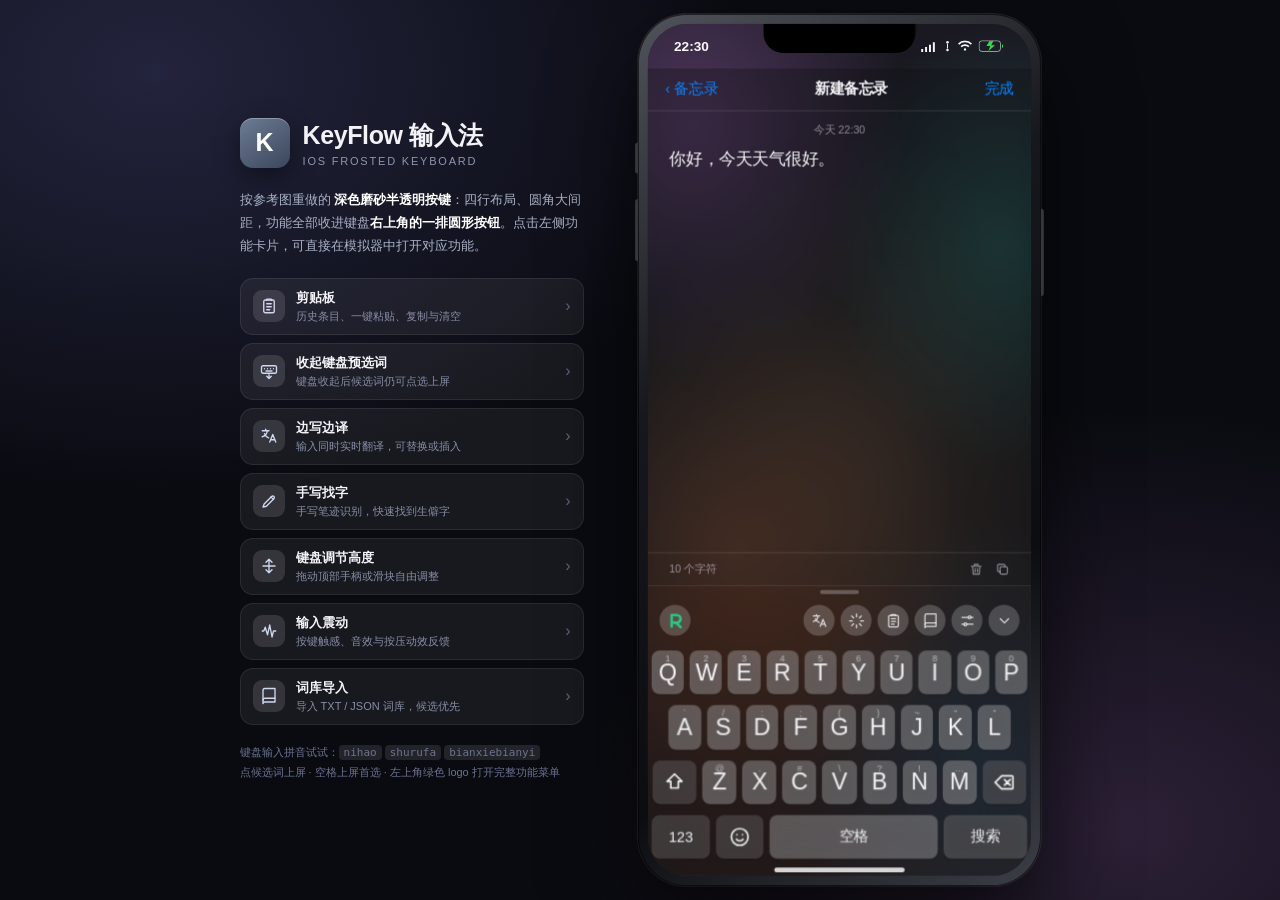
<file: index.html>
<!DOCTYPE html>
<html lang="zh-CN">
<head>
<meta charset="UTF-8">
<meta name="viewport" content="width=device-width, initial-scale=1.0, maximum-scale=1.0, user-scalable=no, viewport-fit=cover">
<title>KeyFlow · iOS 磨砂键盘输入法</title>
<style>
/* ============ KeyFlow · iOS 深色磨砂键盘（按参考图按键设计重做） ============ */
* { box-sizing: border-box; -webkit-tap-highlight-color: transparent; }
html, body { height: 100%; margin: 0; }
body {
  font-family: -apple-system, BlinkMacSystemFont, "SF Pro Text", "PingFang SC", "Helvetica Neue", "Microsoft YaHei", sans-serif;
  background: radial-gradient(1000px 700px at 12% 8%, #23243d 0%, transparent 60%),
              radial-gradient(900px 700px at 88% 92%, #2c2036 0%, transparent 60%), #0a0b11;
  color: #f2f2f7; overflow: hidden;
}
.page { height: 100%; display: flex; align-items: center; justify-content: center; gap: 54px; padding: 20px; }

/* ---------- 左侧说明 ---------- */
.showcase { width: 344px; flex-shrink: 0; }
.brand { display: flex; align-items: center; gap: 13px; }
.brand-logo { width: 50px; height: 50px; border-radius: 13px; display: grid; place-items: center; font-size: 25px; font-weight: 700; color: #fff;
  background: linear-gradient(145deg, #6d7c93, #3a465c); box-shadow: 0 8px 24px rgba(0,0,0,.4), inset 0 1px 0 rgba(255,255,255,.28); }
.brand h1 { font-size: 25px; margin: 0; letter-spacing: -.4px; }
.brand p { margin: 3px 0 0; font-size: 11px; color: #8e97ad; letter-spacing: 1.8px; text-transform: uppercase; }
.tagline { margin: 20px 0 20px; font-size: 13px; line-height: 1.8; color: #aab2c6; }
.tagline b { color: #fff; font-weight: 600; }
.feat-list { display: grid; gap: 8px; }
.feat { display: flex; align-items: center; gap: 11px; padding: 10px 12px; border-radius: 13px; width: 100%; text-align: left;
  background: rgba(255,255,255,.06); border: 1px solid rgba(255,255,255,.08); color: inherit; font: inherit; cursor: pointer; transition: .18s; }
.feat:hover { background: rgba(255,255,255,.12); transform: translateX(4px); border-color: rgba(150,180,255,.32); }
.feat-ic { width: 32px; height: 32px; border-radius: 9px; flex-shrink: 0; display: grid; place-items: center; background: rgba(255,255,255,.12); color: #cfd8ee; }
.feat-ic .ic { width: 18px; height: 18px; }
.feat-tx { min-width: 0; }
.feat-tx strong { display: block; font-size: 13px; font-weight: 600; }
.feat-tx span { display: block; font-size: 11px; color: #858ea5; margin-top: 2px; white-space: nowrap; overflow: hidden; text-overflow: ellipsis; }
.feat-arrow { margin-left: auto; color: #5c647c; font-size: 16px; }
.foot-hint { margin-top: 18px; font-size: 11px; line-height: 1.8; color: #6b7390; }
.foot-hint kbd { background: rgba(255,255,255,.1); border-radius: 4px; padding: 1px 5px; }

/* ---------- 设备 ---------- */
.device-wrap { flex-shrink: 0; position: relative; }
.device { position: absolute; top: 0; left: 0; width: 414px; height: 896px; padding: 10px; border-radius: 50px;
  background: linear-gradient(145deg, #50535b, #17181d 35%, #0c0d11 70%, #3c3f47);
  box-shadow: 0 40px 90px rgba(0,0,0,.65), 0 0 0 1px rgba(255,255,255,.1), inset 0 0 0 1px rgba(0,0,0,.6); }
.device::before, .device::after { content: ""; position: absolute; left: -3px; width: 3px; border-radius: 3px 0 0 3px; background: #34373e; }
.device::before { top: 132px; height: 32px; } .device::after { top: 190px; height: 64px; }
.side-btn { position: absolute; right: -3px; width: 3px; height: 90px; top: 200px; border-radius: 0 3px 3px 0; background: #34373e; }

.screen {
  width: 100%; height: 100%; border-radius: 41px; overflow: hidden; position: relative;
  display: flex; flex-direction: column; color: var(--ink);
  --kb-bg: rgba(24,22,23,.40); --key-bg: rgba(255,255,255,.27); --key-fn: rgba(255,255,255,.15);
  --key-return: rgba(255,255,255,.17); --key-shadow: rgba(0,0,0,.34);
  --ink: #f7f7f9; --sub: rgba(235,235,245,.55); --bar: rgba(38,36,39,.78);
  --sep: rgba(255,255,255,.12); --accent: #0a84ff; --panel: rgba(255,255,255,.10);
  --card: rgba(255,255,255,.08); --app-bg: rgba(16,16,20,.34); --kb-h: 226px;
}
.screen.light {
  --kb-bg: rgba(214,216,222,.80); --key-bg: rgba(255,255,255,.95); --key-fn: rgba(172,177,188,.9);
  --key-return: rgba(182,186,195,.9); --key-shadow: rgba(0,0,0,.18);
  --ink: #1c1c1e; --sub: #7c7c82; --bar: rgba(240,240,244,.92);
  --sep: rgba(60,60,67,.16); --accent: #007aff; --panel: #fff;
  --card: #e9e9ee; --app-bg: rgba(255,255,255,.82);
}
/* 模糊渐变壁纸：让磨砂键盘有可透的底色（不复制截图上半部分内容） */
.wallpaper { position: absolute; inset: 0; z-index: 0;
  background:
    radial-gradient(85% 45% at 12% 12%, rgba(92,62,108,.78), transparent 65%),
    radial-gradient(70% 40% at 92% 26%, rgba(38,96,92,.62), transparent 65%),
    radial-gradient(90% 48% at 22% 62%, rgba(128,74,48,.60), transparent 68%),
    radial-gradient(80% 45% at 88% 88%, rgba(44,74,96,.55), transparent 68%),
    linear-gradient(165deg, #1b1822 0%, #171c20 42%, #2a1d1a 100%);
}
.wallpaper::after { content: ""; position: absolute; inset: -10%; background: radial-gradient(60% 40% at 55% 50%, rgba(150,105,70,.28), transparent 70%); filter: blur(40px); }
.notch { position: absolute; top: 0; left: 50%; transform: translateX(-50%); width: 156px; height: 30px; border-radius: 0 0 20px 20px; background: #000; z-index: 60; }

/* 状态栏 */
.statusbar { height: 46px; flex-shrink: 0; position: relative; z-index: 2; display: flex; align-items: center; justify-content: space-between; padding: 0 27px; font-size: 14px; font-weight: 600; color: var(--ink); }
.status-time { width: 60px; }
.status-icons { display: flex; align-items: center; gap: 6px; }
.status-icons svg { height: 12px; width: auto; fill: var(--ink); color: var(--ink); }
.status-icons .bat { fill: #32d74b; }

/* ---------- 文稿区 ---------- */
.appview { flex: 1; min-height: 0; position: relative; z-index: 2; display: flex; flex-direction: column; background: var(--app-bg); -webkit-backdrop-filter: blur(6px); backdrop-filter: blur(6px); color: var(--ink); }
.navbar { height: 44px; flex-shrink: 0; display: flex; align-items: center; justify-content: space-between; padding: 0 16px; border-bottom: 1px solid var(--sep); }
.nav-btn { color: var(--accent); font-size: 15px; background: none; border: 0; padding: 6px 2px; cursor: pointer; font-family: inherit; }
.nav-title { font-size: 15px; font-weight: 600; }
.doc-meta { text-align: center; font-size: 11px; color: var(--sub); padding: 12px 0 4px; }
.editor-wrap { flex: 1; min-height: 0; padding: 4px 22px 10px; display: flex; }
#editor { flex: 1; width: 100%; resize: none; border: 0; outline: none; background: transparent; color: var(--ink);
  font-family: inherit; font-size: 17px; line-height: 1.75; padding: 0; caret-color: var(--accent); }
#editor::placeholder { color: var(--sub); opacity: .8; }
.app-foot { height: 34px; flex-shrink: 0; display: flex; align-items: center; justify-content: space-between; padding: 0 22px; font-size: 11px; color: var(--sub); border-top: 1px solid var(--sep); }
.app-foot .ic { width: 15px; height: 15px; cursor: pointer; }

/* ---------- 输入法容器（磨砂玻璃） ---------- */
.ime { flex-shrink: 0; position: relative; z-index: 3; display: flex; flex-direction: column; color: var(--ink);
  background: var(--kb-bg); -webkit-backdrop-filter: blur(26px) saturate(150%); backdrop-filter: blur(26px) saturate(150%);
  border-top: 1px solid rgba(255,255,255,.07); }
.grip { height: 12px; flex-shrink: 0; display: flex; align-items: center; justify-content: center; cursor: ns-resize; touch-action: none; }
.grip-bar { width: 40px; height: 4px; border-radius: 3px; background: var(--sub); opacity: .5; }
.grip:hover .grip-bar { opacity: .9; }

/* 边写边译条 */
.translate-bar { display: none; align-items: center; gap: 8px; padding: 7px 10px; flex-shrink: 0; background: rgba(10,132,255,.14); border-bottom: 1px solid var(--sep); }
.translate-bar.on { display: flex; }
.tr-badge { font-size: 10px; font-weight: 700; color: #fff; background: var(--accent); padding: 3px 6px; border-radius: 5px; white-space: nowrap; }
.tr-text { flex: 1; min-width: 0; font-size: 12.5px; line-height: 1.35; max-height: 34px; overflow: hidden; }
.tr-acts { display: flex; gap: 5px; }
.tr-acts button { border: 0; background: rgba(255,255,255,.14); color: var(--accent); font-size: 11px; padding: 5px 7px; border-radius: 6px; cursor: pointer; font-family: inherit; }

/* 候选词栏：默认隐藏，输入拼音 / 收起键盘时出现 */
.candidate-bar { display: none; height: 44px; flex-shrink: 0; align-items: stretch; border-bottom: 1px solid var(--sep); }
.candidate-bar.on { display: flex; }
.pinyin-box { min-width: 58px; max-width: 100px; padding: 0 8px 0 12px; display: flex; align-items: center; font-size: 14px; color: #7db8ff; letter-spacing: .3px; border-right: 1px solid var(--sep); overflow: hidden; white-space: nowrap; }
.pinyin-box:empty { display: none; }
.cand-scroll { flex: 1; min-width: 0; display: flex; align-items: stretch; overflow-x: auto; overflow-y: hidden; scrollbar-width: none; }
.cand-scroll::-webkit-scrollbar { display: none; }
.cand { position: relative; flex-shrink: 0; display: flex; align-items: center; padding: 0 15px; font-size: 18px; cursor: pointer; white-space: nowrap; }
.cand::after { content: ""; position: absolute; right: 0; top: 11px; bottom: 11px; width: 1px; background: var(--sep); }
.cand:last-child::after { display: none; }
.cand:active { background: rgba(255,255,255,.12); }
.cand.first { color: #8fc0ff; font-weight: 600; }
.cand-empty { display: flex; align-items: center; padding-left: 14px; font-size: 12px; color: var(--sub); }
.cand-collapse { flex-shrink: 0; width: 42px; display: grid; place-items: center; border-left: 1px solid var(--sep); cursor: pointer; color: var(--sub); }
.cand-collapse .ic { width: 18px; height: 18px; }

.collapse-tip { display: none; height: 26px; flex-shrink: 0; align-items: center; justify-content: center; gap: 6px; font-size: 11px; color: var(--sub); }
.ime.collapsed .collapse-tip { display: flex; }
.collapse-tip button { border: 0; background: none; color: #8fc0ff; font-size: 11px; font-family: inherit; cursor: pointer; font-weight: 600; }

/* ---------- 键盘主体 ---------- */
.keyboard-body { height: var(--kb-h); flex-shrink: 0; position: relative; overflow: hidden; transition: height .22s cubic-bezier(.32,.72,0,1); }
.kview { position: absolute; inset: 0; display: none; flex-direction: column; padding: 8px 4px 4px; }
.kview.show { display: flex; }
.krow { display: flex; gap: 6px; margin: 0 0 11px; flex: 1; min-height: 0; }
.krow:last-child { margin-bottom: 0; }
.key { flex: 1; min-width: 0; border: 0; border-radius: 8px; background: var(--key-bg); color: var(--ink);
  -webkit-backdrop-filter: blur(8px); backdrop-filter: blur(8px);
  box-shadow: 0 1px 0 var(--key-shadow); font-family: inherit; font-size: 24px; font-weight: 400;
  display: grid; place-items: center; cursor: pointer; user-select: none; position: relative;
  transition: transform .06s, background .09s; }
.key:active, .key.pressed { background: rgba(255,255,255,.46); transform: scale(.955); }
.screen.light .key:active, .screen.light .key.pressed { background: #e2e4e9; }
.key.fn { background: var(--key-fn); font-size: 14px; }
.key.fn .ic { width: 23px; height: 23px; }
.key.fn:active, .key.fn.pressed { background: rgba(255,255,255,.42); }
.key.wide { flex: 1.45; }
.key.return { flex: 2; background: var(--key-return); font-size: 15px; display: flex; align-items: center; justify-content: center; gap: 5px; }
.key.return .ic { width: 15px; height: 15px; }
.key.space { flex: 4.4; font-size: 15px; }
.key.k2 { font-size: 15px; }
.key.special { font-size: 19px; }
.key .lbl { font-size: 15px; }
.key.shift-on { background: rgba(255,255,255,.75); color: #1c1c1e; }
.screen.light .key.shift-on { background: #fff; color: #1c1c1e; }
.key-row3 { padding: 0 1px; }

/* 顶部工具栏：左侧品牌 logo + 右侧一排圆形功能按钮（参考图） */
.kb-toolbar { height: 46px; flex-shrink: 0; display: flex; align-items: center; justify-content: space-between; padding: 0 12px; gap: 8px; }
.tb-actions { display: flex; align-items: center; gap: 6px; }
.tb-logo, .tb-btn { flex-shrink: 0; width: 32px; height: 32px; border: 0; padding: 0; border-radius: 50%;
  display: grid; place-items: center; cursor: pointer; user-select: none;
  background: rgba(255,255,255,.20); color: rgba(255,255,255,.8);
  transition: background .12s, transform .08s; }
.tb-logo .ic { width: 21px; height: 21px; color: #28c582; }
.tb-btn .ic { width: 17px; height: 17px; }
.tb-logo:active, .tb-btn:active, .tb-logo.pressed, .tb-btn.pressed { background: rgba(255,255,255,.38); transform: scale(.9); }
.tb-btn.on { background: rgba(10,132,255,.7); color: #fff; }
.screen.light .tb-logo, .screen.light .tb-btn { background: rgba(0,0,0,.09); color: #3c3c43; }
.screen.light .tb-logo .ic { color: #1faf70; }
.screen.light .tb-btn.on { background: #0a84ff; color: #fff; }

/* 字母键顶部的数字 / 符号上标（参考图） */
.key .sup { position: absolute; top: 3px; left: 0; right: 0; text-align: center; font-size: 9.5px; line-height: 1;
  font-weight: 500; opacity: .62; pointer-events: none; }

.home-bar { height: 14px; flex-shrink: 0; display: grid; place-items: center; }
.home-bar i { width: 134px; height: 5px; border-radius: 3px; background: var(--ink); opacity: .85; }

.ime.collapsed .keyboard-body { height: 0 !important; }
.ime.collapsed .grip { display: none; }

/* ---------- 功能菜单（由地球键唤出） ---------- */
.func-mask { position: absolute; inset: 0; z-index: 70; background: rgba(0,0,0,.38); display: none; }
.func-mask.show { display: block; }
.func-menu { position: absolute; left: 12px; right: 12px; bottom: 66px; z-index: 71; padding: 14px 12px 12px;
  border-radius: 20px; background: rgba(48,47,52,.92); -webkit-backdrop-filter: blur(30px); backdrop-filter: blur(30px);
  border: 1px solid rgba(255,255,255,.12); box-shadow: 0 20px 50px rgba(0,0,0,.5); color: #fff; display: none; }
.screen.light .func-menu { background: rgba(246,246,250,.94); color: #1c1c1e; border-color: rgba(0,0,0,.08); }
.func-menu.show { display: block; }
.func-menu h4 { margin: 0 0 12px 4px; font-size: 12px; font-weight: 600; opacity: .6; }
.func-grid { display: grid; grid-template-columns: repeat(4, 1fr); gap: 8px; }
.func-item { border: 0; background: rgba(255,255,255,.09); color: inherit; border-radius: 12px; padding: 10px 2px 8px; cursor: pointer;
  display: flex; flex-direction: column; align-items: center; gap: 6px; font-family: inherit; font-size: 10.5px; }
.screen.light .func-item { background: rgba(0,0,0,.05); }
.func-item:active { background: rgba(255,255,255,.2); }
.func-item .ic { width: 21px; height: 21px; }
.func-item.on { background: rgba(10,132,255,.3); color: #9dc9ff; }
.func-hint { margin: 11px 4px 0; font-size: 10.5px; line-height: 1.5; opacity: .55; }

/* ---------- 面板：剪贴板 / 手写 / 表情 ---------- */
/* 从顶部工具栏下方开始，保证右上角功能圆钮在面板状态下依然可见可点 */
.panel { position: absolute; left: 0; right: 0; top: 58px; bottom: 14px; z-index: 20; display: none; flex-direction: column; background: var(--bar); }
/* 面板模式自动加高键盘区，抵消工具栏占位，给手写画布 / 剪贴板列表足够空间 */
.ime.panel-mode .keyboard-body { height: 338px !important; }
.panel.show { display: flex; }
.panel.panel-inline { position: relative; inset: auto; top: auto; right: auto; bottom: auto; left: auto; z-index: auto; flex: 1; min-height: 0; background: transparent; }
.panel-head { height: 36px; flex-shrink: 0; display: flex; align-items: center; justify-content: space-between; padding: 0 12px; border-bottom: 1px solid var(--sep); }
.panel-head strong { font-size: 13px; }
.panel-head .acts { display: flex; gap: 8px; }
.panel-head button { border: 0; background: none; color: var(--accent); font-size: 12px; font-family: inherit; cursor: pointer; padding: 4px; }
.panel-tabs { height: 38px; flex-shrink: 0; display: flex; align-items: center; gap: 2px; padding: 0 6px; border-bottom: 1px solid var(--sep); }
.panel-tabs button { flex: 1; min-width: 0; border: 0; background: none; color: var(--sub); font-size: 9.5px; font-family: inherit; display: flex; flex-direction: column; align-items: center; justify-content: center; gap: 2px; border-radius: 7px; padding: 3px 0; cursor: pointer; }
.panel-tabs button .ic { width: 16px; height: 16px; }
.panel-tabs button.active { color: var(--accent); background: rgba(10,132,255,.16); }
.panel-body { flex: 1; min-height: 0; overflow-y: auto; padding: 8px 10px; }

.clip-item { display: flex; align-items: flex-start; gap: 10px; padding: 10px 11px; border-radius: 10px; background: var(--panel); margin-bottom: 8px; cursor: pointer; }
.clip-item:active { background: rgba(255,255,255,.18); }
.clip-item .ic { width: 17px; height: 17px; color: var(--accent); flex-shrink: 0; margin-top: 2px; }
.clip-tx { flex: 1; min-width: 0; font-size: 13px; line-height: 1.45; word-break: break-all; }
.clip-time { font-size: 10px; color: var(--sub); margin-top: 3px; }
.clip-del { border: 0; background: none; cursor: pointer; padding: 2px; }
.clip-del .ic { width: 14px; height: 14px; color: var(--sub); }
.clip-empty { text-align: center; color: var(--sub); font-size: 12px; padding: 40px 0; }
.clip-add { display: flex; gap: 8px; margin-bottom: 10px; }
.clip-add input { flex: 1; min-width: 0; border: 1px solid var(--sep); border-radius: 8px; background: var(--panel); color: var(--ink); padding: 8px 10px; font-size: 12px; font-family: inherit; outline: none; }
.clip-add button { border: 0; background: var(--accent); color: #fff; border-radius: 8px; padding: 0 12px; font-size: 12px; font-family: inherit; cursor: pointer; }

.hw-wrap { flex: 1; min-height: 0; display: flex; flex-direction: column; padding: 8px 10px 6px; }
.hw-canvas-box { flex: 1; min-height: 0; width: 100%; max-width: 262px; align-self: center; position: relative; border-radius: 12px; background: var(--panel); overflow: hidden; border: 1px solid var(--sep); }
#hwCanvas { width: 100%; height: 100%; display: block; touch-action: none; cursor: crosshair; }
.hw-placeholder { position: absolute; inset: 0; display: grid; place-items: center; pointer-events: none; color: var(--sub); opacity: .28; font-size: 58px; font-weight: 300; }
.hw-tools { display: flex; align-items: center; gap: 6px; margin-top: 8px; flex-shrink: 0; }
.hw-btn { border: 0; background: var(--panel); color: var(--ink); border-radius: 8px; padding: 8px 10px; font-size: 12px; font-family: inherit; cursor: pointer; }
.hw-btn.primary { background: var(--accent); color: #fff; flex: 1; font-weight: 600; }
.hw-result { display: flex; gap: 6px; overflow-x: auto; padding: 8px 0 2px; flex-shrink: 0; scrollbar-width: none; min-height: 46px; }
.hw-char { flex-shrink: 0; width: 40px; height: 40px; border-radius: 8px; background: var(--panel); border: 1px solid var(--sep); font-size: 22px; display: grid; place-items: center; cursor: pointer; }
.hw-char:active { background: var(--accent); color: #fff; }
.hw-hint { font-size: 10.5px; color: var(--sub); text-align: center; padding-bottom: 2px; }
.emoji-grid { display: grid; grid-template-columns: repeat(8, 1fr); gap: 4px; }
.emoji-grid button { border: 0; background: none; font-size: 25px; padding: 5px 0; cursor: pointer; border-radius: 6px; }
.emoji-grid button:active { background: rgba(255,255,255,.14); }

/* ---------- 设置面板 ---------- */
.sheet-mask { position: absolute; inset: 0; z-index: 80; background: rgba(0,0,0,.45); display: none; }
.sheet-mask.show { display: block; }
.sheet { position: absolute; left: 0; right: 0; bottom: 0; z-index: 81; max-height: 88%; background: var(--bar);
  -webkit-backdrop-filter: blur(30px); backdrop-filter: blur(30px); border-radius: 20px 20px 0 0; color: var(--ink);
  transform: translateY(100%); transition: transform .28s cubic-bezier(.32,.72,0,1); display: flex; flex-direction: column; }
.sheet.show { transform: translateY(0); }
.sheet-head { height: 52px; flex-shrink: 0; display: flex; align-items: center; justify-content: space-between; padding: 0 18px; border-bottom: 1px solid var(--sep); }
.sheet-head strong { font-size: 16px; }
.sheet-head button { border: 0; background: rgba(10,132,255,.2); color: #8fc0ff; font-size: 13px; font-weight: 600; padding: 6px 12px; border-radius: 14px; cursor: pointer; font-family: inherit; }
.screen.light .sheet-head button { color: var(--accent); }
.sheet-scroll { overflow-y: auto; padding: 14px 14px 26px; }
.group { background: var(--panel); border-radius: 12px; margin-bottom: 16px; overflow: hidden; }
.group-title { font-size: 11px; text-transform: uppercase; color: var(--sub); padding: 0 4px 7px; letter-spacing: .4px; }
.row { display: flex; align-items: center; gap: 11px; padding: 11px 13px; border-bottom: 1px solid var(--sep); min-height: 46px; }
.row:last-child { border-bottom: 0; }
.row-ic { width: 27px; height: 27px; border-radius: 7px; display: grid; place-items: center; color: #fff; flex-shrink: 0; background: var(--accent); }
.row-ic .ic { width: 16px; height: 16px; }
.row-main { flex: 1; min-width: 0; }
.row-main strong { display: block; font-size: 13.5px; font-weight: 500; }
.row-main span { display: block; font-size: 11px; color: var(--sub); margin-top: 2px; line-height: 1.4; }
.switch { width: 49px; height: 29px; border-radius: 20px; background: rgba(120,120,128,.4); border: 0; padding: 2px; cursor: pointer; flex-shrink: 0; transition: background .2s; }
.switch i { display: block; width: 25px; height: 25px; border-radius: 50%; background: #fff; box-shadow: 0 1px 3px rgba(0,0,0,.25); transition: transform .2s; }
.switch.on { background: #34c759; } .switch.on i { transform: translateX(20px); }
.range-row { padding: 8px 13px 14px; }
.range-label { display: flex; justify-content: space-between; font-size: 12px; color: var(--sub); margin-bottom: 8px; }
input[type=range] { width: 100%; accent-color: var(--accent); }
.seg { display: flex; background: rgba(120,120,128,.2); border-radius: 8px; padding: 2px; }
.seg button { flex: 1; border: 0; background: none; color: var(--ink); font-size: 11.5px; padding: 6px 4px; border-radius: 6px; cursor: pointer; font-family: inherit; }
.seg button.on { background: var(--panel); box-shadow: 0 1px 3px rgba(0,0,0,.16); font-weight: 600; }
.stat-grid { display: grid; grid-template-columns: repeat(3,1fr); gap: 8px; padding: 10px 13px 13px; }
.stat { background: var(--card); border-radius: 9px; padding: 9px 6px; text-align: center; }
.stat b { display: block; font-size: 17px; color: #8fc0ff; } .stat span { font-size: 10px; color: var(--sub); }
.screen.light .stat b { color: var(--accent); }
.wb-area { width: 100%; height: 62px; border: 1px solid var(--sep); border-radius: 8px; background: var(--panel); color: var(--ink); padding: 8px; font-size: 11px; font-family: inherit; resize: none; outline: none; }
.wb-btns { display: flex; gap: 8px; margin-top: 8px; flex-wrap: wrap; }
.wb-btns button, .file-label { border: 0; background: var(--accent); color: #fff; font-size: 12px; padding: 8px 12px; border-radius: 8px; cursor: pointer; font-family: inherit; display: inline-flex; align-items: center; gap: 5px; }
.wb-btns button.ghost { background: rgba(120,120,128,.24); color: var(--ink); }
.file-label .ic { width: 14px; height: 14px; }
.wb-preview { font-size: 11px; color: var(--sub); line-height: 1.6; margin-top: 8px; word-break: break-all; }
#wbFile { display: none; }

.toast { position: absolute; left: 50%; bottom: 25%; transform: translate(-50%, 10px); z-index: 120; background: rgba(28,28,30,.92); color: #fff;
  font-size: 12.5px; padding: 10px 16px; border-radius: 20px; opacity: 0; pointer-events: none; transition: .25s; white-space: nowrap; max-width: 86%; overflow: hidden; text-overflow: ellipsis; }
.toast.show { opacity: 1; transform: translate(-50%, 0); }

.ic { width: 20px; height: 20px; fill: none; stroke: currentColor; stroke-width: 1.8; stroke-linecap: round; stroke-linejoin: round; }
.hidden { display: none !important; }
@media (max-width: 1120px) { .showcase { display: none; } .page { gap: 0; } }

/* ---------- 真机 App 沉浸模式（由 iOS 壳注入 window.KeyFlowNative 开启） ---------- */
body.native .page { padding: 0; gap: 0; }
body.native .showcase { display: none; }
body.native .device-wrap { width: 100vw !important; height: 100vh !important; }
body.native .device { position: relative !important; top: auto !important; left: auto !important;
  width: 100% !important; height: 100% !important; padding: 0 !important; border-radius: 0 !important;
  box-shadow: none !important; background: transparent !important; transform: none !important; }
body.native .device::before, body.native .device::after, body.native .side-btn { display: none; }
body.native .screen { border-radius: 0 !important; }
body.native .notch, body.native .statusbar, body.native .home-bar { display: none; }
body.native .appview { padding-top: env(safe-area-inset-top); }
body.native .ime { padding-bottom: env(safe-area-inset-bottom); }
body.native .wallpaper { border-radius: 0; }

</style>
</head>
<body>

<svg width="0" height="0" style="position:absolute" aria-hidden="true"><defs>
  <symbol id="ic-clipboard" viewBox="0 0 24 24"><rect x="5" y="4" width="14" height="17" rx="2"/><path d="M9 4.5V3h6v1.5M9 9h6M9 13h6M9 17h4"/></symbol>
  <symbol id="ic-pen" viewBox="0 0 24 24"><path d="M4 20l4.5-1 10-10a2.1 2.1 0 0 0-3-3l-10 10L4 20z"/><path d="M14.5 6.5l3 3"/></symbol>
  <symbol id="ic-translate" viewBox="0 0 24 24"><path d="M3 5h9M7.5 3v2M9.5 5c0 4-2.5 7-6.5 8M6 9c1 2.5 3 4.5 5.5 5.5"/><path d="M13 20l4-10 4 10M14.4 17h5.2"/></symbol>
  <symbol id="ic-settings" viewBox="0 0 24 24"><path d="M4 7h9M17 7h3M4 17h3M11 17h9"/><circle cx="15" cy="7" r="2"/><circle cx="9" cy="17" r="2"/></symbol>
  <symbol id="ic-keyboard" viewBox="0 0 24 24"><rect x="2" y="6" width="20" height="12" rx="2"/><path d="M6 10h.01M10 10h.01M14 10h.01M18 10h.01M6 14h.01M18 14h.01M9 14h6"/></symbol>
  <symbol id="ic-keyboard-down" viewBox="0 0 24 24"><rect x="2" y="5" width="20" height="10" rx="2"/><path d="M6 9h.01M10 9h.01M14 9h.01M18 9h.01M8 12h8M12 17v4M9 19l3 3 3-3"/></symbol>
  <symbol id="ic-globe" viewBox="0 0 24 24"><circle cx="12" cy="12" r="9"/><path d="M3 12h18M12 3c2.5 2.6 3.8 5.6 3.8 9S14.5 18.4 12 21c-2.5-2.6-3.8-5.6-3.8-9S9.5 5.6 12 3z"/></symbol>
  <symbol id="ic-delete" viewBox="0 0 24 24"><path d="M9 5h11a1 1 0 0 1 1 1v12a1 1 0 0 1-1 1H9L2 12l7-7z"/><path d="M12 9l6 6M18 9l-6 6"/></symbol>
  <symbol id="ic-shift" viewBox="0 0 24 24"><path d="M12 3l8 8h-4v7H8v-7H4l8-8z"/></symbol>
  <symbol id="ic-emoji" viewBox="0 0 24 24"><circle cx="12" cy="12" r="9"/><path d="M8.5 14.5a4.5 4.5 0 0 0 7 0"/><path d="M9 9.5h.01M15 9.5h.01"/></symbol>
  <symbol id="ic-book" viewBox="0 0 24 24"><path d="M4 4.5A2.5 2.5 0 0 1 6.5 2H20v18H6.5A2.5 2.5 0 0 0 4 22V4.5z"/><path d="M4 17.5A2.5 2.5 0 0 1 6.5 15H20"/></symbol>
  <symbol id="ic-wave" viewBox="0 0 24 24"><path d="M3 12h2l2-5 3 10 3-13 3 16 2-8h3"/></symbol>
  <symbol id="ic-height" viewBox="0 0 24 24"><path d="M12 3v18M8 7l4-4 4 4M8 17l4 4 4-4"/><path d="M4 12h16"/></symbol>
  <symbol id="ic-import" viewBox="0 0 24 24"><path d="M12 3v11M8 10l4 4 4-4M4 17v3h16v-3"/></symbol>
  <symbol id="ic-trash" viewBox="0 0 24 24"><path d="M4 7h16M9 7V4h6v3M6 7l1 13h10l1-13M10 11v6M14 11v6"/></symbol>
  <symbol id="ic-copy" viewBox="0 0 24 24"><rect x="8" y="8" width="12" height="12" rx="2"/><path d="M16 8V6a2 2 0 0 0-2-2H6a2 2 0 0 0-2 2v8a2 2 0 0 0 2 2h2"/></symbol>
  <symbol id="ic-close" viewBox="0 0 24 24"><path d="M6 6l12 12M18 6L6 18"/></symbol>
  <symbol id="ic-moon" viewBox="0 0 24 24"><path d="M20 14.5A8.5 8.5 0 0 1 9.5 4a8.5 8.5 0 1 0 10.5 10.5z"/></symbol>
  <symbol id="ic-spark" viewBox="0 0 24 24"><path d="M12 3l1.7 5.3L19 10l-5.3 1.7L12 17l-1.7-5.3L5 10l5.3-1.7L12 3z"/></symbol>
  <symbol id="ic-return" viewBox="0 0 24 24"><path d="M20 5v7a4 4 0 0 1-4 4H5"/><path d="M9 12l-4 4 4 4"/></symbol>
  <symbol id="ic-chevron-down" viewBox="0 0 24 24"><path d="M6 9l6 6 6-6"/></symbol>
  <symbol id="ic-info" viewBox="0 0 24 24"><circle cx="12" cy="12" r="9"/><path d="M12 11v6M12 7.5h.01"/></symbol>
  <symbol id="ic-mic" viewBox="0 0 24 24"><rect x="9" y="2" width="6" height="12" rx="3"/><path d="M5 11a7 7 0 0 0 14 0M12 18v4M8 22h8"/></symbol>
  <symbol id="ic-lang" viewBox="0 0 24 24"><path d="M3 6h10M8 3v3M10 6c0 4-3 7-7 8M6 10c1 2 3 4 5 5"/><path d="M13 20l4-10 4 10M14.5 17h5"/></symbol>
  <symbol id="ic-chevron-up" viewBox="0 0 24 24"><path d="M6 15l6-6 6 6"/></symbol>
  <symbol id="ic-radiate" viewBox="0 0 24 24"><path d="M12 2v4M12 18v4M2 12h4M18 12h4M4.9 4.9l2.8 2.8M16.3 16.3l2.8 2.8M19.1 4.9l-2.8 2.8M7.7 16.3l-2.8 2.8"/></symbol>
  <symbol id="ic-kflogo" viewBox="0 0 32 32"><path d="M10 25V7h8a6 6 0 0 1 0 12h-6" fill="none" stroke="currentColor" stroke-width="4.2" stroke-linecap="round" stroke-linejoin="round"/><path d="M17 19l7 7" fill="none" stroke="currentColor" stroke-width="4.2" stroke-linecap="round"/></symbol>
</defs></svg>

<div class="page">
  <aside class="showcase">
    <div class="brand"><div class="brand-logo">K</div><div><h1>KeyFlow 输入法</h1><p>iOS Frosted Keyboard</p></div></div>
    <div class="tagline">按参考图重做的 <b>深色磨砂半透明按键</b>：四行布局、圆角大间距，功能全部收进键盘<b>右上角的一排圆形按钮</b>。点击左侧功能卡片，可直接在模拟器中打开对应功能。</div>
    <div class="feat-list" id="featList">
      <button class="feat" data-act="clipboard"><span class="feat-ic"><svg class="ic"><use href="#ic-clipboard"/></svg></span><span class="feat-tx"><strong>剪贴板</strong><span>历史条目、一键粘贴、复制与清空</span></span><span class="feat-arrow">›</span></button>
      <button class="feat" data-act="collapse"><span class="feat-ic"><svg class="ic"><use href="#ic-keyboard-down"/></svg></span><span class="feat-tx"><strong>收起键盘预选词</strong><span>键盘收起后候选词仍可点选上屏</span></span><span class="feat-arrow">›</span></button>
      <button class="feat" data-act="translate"><span class="feat-ic"><svg class="ic"><use href="#ic-translate"/></svg></span><span class="feat-tx"><strong>边写边译</strong><span>输入同时实时翻译，可替换或插入</span></span><span class="feat-arrow">›</span></button>
      <button class="feat" data-act="handwrite"><span class="feat-ic"><svg class="ic"><use href="#ic-pen"/></svg></span><span class="feat-tx"><strong>手写找字</strong><span>手写笔迹识别，快速找到生僻字</span></span><span class="feat-arrow">›</span></button>
      <button class="feat" data-act="height"><span class="feat-ic"><svg class="ic"><use href="#ic-height"/></svg></span><span class="feat-tx"><strong>键盘调节高度</strong><span>拖动顶部手柄或滑块自由调整</span></span><span class="feat-arrow">›</span></button>
      <button class="feat" data-act="haptic"><span class="feat-ic"><svg class="ic"><use href="#ic-wave"/></svg></span><span class="feat-tx"><strong>输入震动</strong><span>按键触感、音效与按压动效反馈</span></span><span class="feat-arrow">›</span></button>
      <button class="feat" data-act="wordbook"><span class="feat-ic"><svg class="ic"><use href="#ic-book"/></svg></span><span class="feat-tx"><strong>词库导入</strong><span>导入 TXT / JSON 词库，候选优先</span></span><span class="feat-arrow">›</span></button>
    </div>
    <div class="foot-hint">键盘输入拼音试试：<kbd>nihao</kbd> <kbd>shurufa</kbd> <kbd>bianxiebianyi</kbd><br>点候选词上屏 · 空格上屏首选 · 左上角绿色 logo 打开完整功能菜单</div>
  </aside>

  <div class="device-wrap" id="deviceWrap">
    <div class="device"><span class="side-btn"></span>
      <div class="screen" id="screen">
        <div class="wallpaper"></div>
        <div class="notch"></div>

        <div class="statusbar">
          <span class="status-time" id="clock">9:41</span>
          <span class="status-icons">
            <svg viewBox="0 0 18 12"><path d="M1 9h2v3H1zM5 7h2v5H5zM9 4.5h2v7.5H9zM13 2h2v10h-2z"/></svg>
            <svg viewBox="0 0 8 12"><circle cx="4" cy="2" r="1.3"/><circle cx="4" cy="10" r="1.3"/><path d="M4 3.5v5" stroke="currentColor" stroke-width="1" fill="none"/></svg>
            <svg viewBox="0 0 16 12"><path d="M8 10.6a1.2 1.2 0 1 0 0-2.4 1.2 1.2 0 0 0 0 2.4zM4.6 7.2a4.8 4.8 0 0 1 6.8 0l1.2-1.3a6.6 6.6 0 0 0-9.2 0zM2 4.5a8.6 8.6 0 0 1 12 0l1.2-1.3a10.4 10.4 0 0 0-14.4 0z"/></svg>
            <svg class="bat" viewBox="0 0 27 12"><path d="M11 1L8 6h4l-2 5 7-6h-4l2-4z"/><rect x=".5" y=".5" width="22" height="11" rx="3" fill="none" stroke="currentColor" opacity=".6"/><path d="M24 4v4a2.2 2.2 0 0 0 0-4z"/></svg>
          </span>
        </div>

        <div class="appview">
          <div class="navbar"><button class="nav-btn" id="navBack">‹ 备忘录</button><span class="nav-title">新建备忘录</span><button class="nav-btn" id="navDone">完成</button></div>
          <div class="doc-meta" id="docMeta">今天 00:00</div>
          <div class="editor-wrap"><textarea id="editor" spellcheck="false" placeholder="轻触此处开始输入…"></textarea></div>
          <div class="app-foot"><span id="charCount">0 个字符</span><span style="display:flex;align-items:center;gap:12px">
            <svg class="ic" id="footClear" title="清空文本"><use href="#ic-trash"/></svg>
            <svg class="ic" id="footCopy" title="复制全文"><use href="#ic-copy"/></svg></span></div>
        </div>

        <!-- ========== 输入法 ========== -->
        <div class="ime" id="ime">
          <div class="grip" id="grip" title="上下拖动调节键盘高度"><span class="grip-bar"></span></div>

          <!-- 顶部工具栏：左侧品牌 logo，右侧一排圆形功能按钮（参考图） -->
          <div class="kb-toolbar" id="kbToolbar">
            <button class="tb-logo" id="btnLogo" title="KeyFlow · 全部功能"><svg class="ic"><use href="#ic-kflogo"/></svg></button>
            <div class="tb-actions">
              <button class="tb-btn" id="tbTranslate" title="边写边译"><svg class="ic"><use href="#ic-translate"/></svg></button>
              <button class="tb-btn" id="tbHandwrite" title="手写找字"><svg class="ic"><use href="#ic-radiate"/></svg></button>
              <button class="tb-btn" id="tbClipboard" title="剪贴板"><svg class="ic"><use href="#ic-clipboard"/></svg></button>
              <button class="tb-btn" id="tbWordbook" title="词库导入"><svg class="ic"><use href="#ic-book"/></svg></button>
              <button class="tb-btn" id="tbSettings" title="键盘设置"><svg class="ic"><use href="#ic-settings"/></svg></button>
              <button class="tb-btn" id="tbCollapse" title="收起键盘"><svg class="ic"><use href="#ic-chevron-down"/></svg></button>
            </div>
          </div>

          <div class="translate-bar" id="translateBar">
            <span class="tr-badge" id="trBadge">中→英</span>
            <span class="tr-text" id="trText">开始输入，译文将实时显示在这里…</span>
            <span class="tr-acts"><button id="trReplace">替换</button><button id="trInsert">插入</button></span>
          </div>

          <div class="candidate-bar" id="candidateBar">
            <div class="pinyin-box" id="pinyinBox"></div>
            <div class="cand-scroll" id="candScroll"></div>
            <div class="cand-collapse" id="btnCollapse" title="收起键盘（保留预选词）"><svg class="ic"><use href="#ic-chevron-down"/></svg></div>
          </div>

          <div class="collapse-tip">键盘已收起 · 预选词仍可点选 <button id="btnExpand">展开键盘</button></div>

          <div class="keyboard-body" id="keyboardBody">
            <div class="kview show" id="viewKeys"></div>
            <div class="kview" id="viewEmoji">
              <div class="panel panel-inline show">
                <div class="panel-head"><strong>表情与符号</strong><div class="acts"><button data-view="keys">返回键盘</button></div></div>
                <div class="panel-body"><div class="emoji-grid" id="emojiGrid"></div></div>
              </div>
            </div>
          </div>

          <div class="panel" id="panelClipboard">
            <div class="panel-head"><strong>剪贴板历史</strong><div class="acts"><button id="clipClear">清空</button><button data-view="keys">完成</button></div></div>
            <div class="panel-tabs">
              <button data-view="keys"><svg class="ic"><use href="#ic-keyboard"/></svg>键盘</button>
              <button data-view="clipboard"><svg class="ic"><use href="#ic-clipboard"/></svg>剪贴板</button>
              <button data-view="handwrite"><svg class="ic"><use href="#ic-pen"/></svg>手写</button>
              <button data-view="emoji"><svg class="ic"><use href="#ic-emoji"/></svg>表情</button>
              <button data-open="wordbook"><svg class="ic"><use href="#ic-book"/></svg>词库</button>
              <button data-open="settings"><svg class="ic"><use href="#ic-settings"/></svg>设置</button>
            </div>
            <div class="panel-body">
              <div class="clip-add"><input id="clipInput" placeholder="添加一条剪贴板内容…"><button id="clipAdd">添加</button></div>
              <div id="clipList"></div>
            </div>
          </div>

          <div class="panel" id="panelHandwrite">
            <div class="panel-head"><strong>手写找字</strong><div class="acts"><button data-view="keys">返回键盘</button></div></div>
            <div class="panel-tabs">
              <button data-view="keys"><svg class="ic"><use href="#ic-keyboard"/></svg>键盘</button>
              <button data-view="clipboard"><svg class="ic"><use href="#ic-clipboard"/></svg>剪贴板</button>
              <button data-view="handwrite"><svg class="ic"><use href="#ic-pen"/></svg>手写</button>
              <button data-view="emoji"><svg class="ic"><use href="#ic-emoji"/></svg>表情</button>
              <button data-open="wordbook"><svg class="ic"><use href="#ic-book"/></svg>词库</button>
              <button data-open="settings"><svg class="ic"><use href="#ic-settings"/></svg>设置</button>
            </div>
            <div class="hw-wrap">
              <div class="hw-canvas-box"><canvas id="hwCanvas"></canvas><div class="hw-placeholder" id="hwPlaceholder">写</div></div>
              <div class="hw-result" id="hwResult"></div>
              <div class="hw-hint" id="hwHint">在上方区域手写汉字，点「识别」查找候选字</div>
              <div class="hw-tools">
                <button class="hw-btn" id="hwUndo">撤销</button><button class="hw-btn" id="hwClear">清空</button>
                <button class="hw-btn primary" id="hwRecognize">识别</button>
              </div>
            </div>
          </div>

          <div class="home-bar"><i></i></div>
        </div>

        <!-- 功能菜单 -->
        <div class="func-mask" id="funcMask"></div>
        <div class="func-menu" id="funcMenu">
          <h4>KeyFlow · 键盘功能</h4>
          <div class="func-grid">
            <button class="func-item" id="fmLang"><svg class="ic"><use href="#ic-lang"/></svg><span>中 / 英</span></button>
            <button class="func-item" data-view="clipboard"><svg class="ic"><use href="#ic-clipboard"/></svg><span>剪贴板</span></button>
            <button class="func-item" data-view="handwrite"><svg class="ic"><use href="#ic-pen"/></svg><span>手写找字</span></button>
            <button class="func-item" id="fmTranslate"><svg class="ic"><use href="#ic-translate"/></svg><span>边写边译</span></button>
            <button class="func-item" data-view="emoji"><svg class="ic"><use href="#ic-emoji"/></svg><span>表情</span></button>
            <button class="func-item" data-open="wordbook"><svg class="ic"><use href="#ic-book"/></svg><span>词库</span></button>
            <button class="func-item" data-open="settings"><svg class="ic"><use href="#ic-settings"/></svg><span>设置</span></button>
            <button class="func-item" id="fmCollapse"><svg class="ic"><use href="#ic-keyboard-down"/></svg><span>收起键盘</span></button>
          </div>
          <div class="func-hint">按参考图按键配色绘制 · 拖动键盘顶部横条可调高度</div>
        </div>

        <!-- 设置面板 -->
        <div class="sheet-mask" id="sheetMask"></div>
        <div class="sheet" id="sheet">
          <div class="sheet-head"><strong>输入法设置</strong><button id="sheetDone">完成</button></div>
          <div class="sheet-scroll">
            <div class="group-title">键盘与输入</div>
            <div class="group">
              <div class="row"><span class="row-ic" style="background:#ff9500"><svg class="ic"><use href="#ic-height"/></svg></span>
                <div class="row-main"><strong>键盘高度</strong><span>也可直接拖动键盘顶部的小横条</span></div></div>
              <div class="range-row"><div class="range-label"><span>紧凑</span><span id="heightVal">226 px</span><span>舒展</span></div>
                <input type="range" id="heightRange" min="180" max="320" step="2" value="226"></div>
              <div class="row"><span class="row-ic" style="background:#ff3b30"><svg class="ic"><use href="#ic-wave"/></svg></span>
                <div class="row-main"><strong>输入震动</strong><span>按键触感（不支持的设备以音效 / 动效模拟）</span></div>
                <button class="switch" id="swHaptic"><i></i></button></div>
              <div class="row"><span class="row-ic" style="background:#5856d6"><svg class="ic"><use href="#ic-spark"/></svg></span>
                <div class="row-main"><strong>按键音效</strong><span>轻微「嗒」声，跟随系统输入法习惯</span></div>
                <button class="switch" id="swSound"><i></i></button></div>
              <div class="row"><span class="row-ic" style="background:#8e8e93"><svg class="ic"><use href="#ic-moon"/></svg></span>
                <div class="row-main"><strong>浅色外观</strong><span>关闭即使用参考图的深色磨砂按键配色</span></div>
                <button class="switch" id="swLight"><i></i></button></div>
            </div>

            <div class="group-title">智能功能</div>
            <div class="group">
              <div class="row"><span class="row-ic" style="background:#007aff"><svg class="ic"><use href="#ic-translate"/></svg></span>
                <div class="row-main"><strong>边写边译</strong><span>输入时实时翻译，可替换原文或插入译文</span></div>
                <button class="switch" id="swTranslate"><i></i></button></div>
              <div class="row"><div class="row-main"><strong>翻译方向</strong></div>
                <div class="seg" id="segDirection" style="width:190px">
                  <button class="on" data-dir="zh2en">中 → 英</button><button data-dir="en2zh">英 → 中</button><button data-dir="auto">自动</button></div></div>
              <div class="row"><span class="row-ic" style="background:#34c759"><svg class="ic"><use href="#ic-keyboard-down"/></svg></span>
                <div class="row-main"><strong>收起键盘后保留预选词</strong><span>键盘隐藏时候选栏仍可点选上屏</span></div>
                <button class="switch on" id="swCollapseCand"><i></i></button></div>
            </div>

            <div class="group-title">词库管理</div>
            <div class="group">
              <div class="row"><span class="row-ic" style="background:#af52de"><svg class="ic"><use href="#ic-book"/></svg></span>
                <div class="row-main"><strong>用户词库</strong><span>导入的词条将在拼音候选中最优先显示</span></div></div>
              <div class="stat-grid">
                <div class="stat"><b id="statBuiltin">0</b><span>内置词条</span></div>
                <div class="stat"><b id="statUser">0</b><span>导入词条</span></div>
                <div class="stat"><b id="statClip">0</b><span>剪贴板</span></div>
              </div>
              <div class="row" style="display:block">
                <textarea class="wb-area" id="wbArea" placeholder="粘贴词条，每行一条；支持「词语」或「词语 拼音 词频」格式，例如：&#10;边写边译 bianxiebianyi 99&#10;手写找字 shouxiezhaozi 88"></textarea>
                <div class="wb-btns">
                  <label class="file-label" for="wbFile"><svg class="ic"><use href="#ic-import"/></svg>选择文件</label>
                  <input type="file" id="wbFile" accept=".txt,.json,.csv">
                  <button id="wbImport">导入词条</button><button class="ghost" id="wbExport">导出</button><button class="ghost" id="wbClear">清空</button>
                </div>
                <div class="wb-preview" id="wbPreview">尚未导入词库</div>
              </div>
            </div>

            <div class="group-title">关于</div>
            <div class="group">
              <div class="row"><span class="row-ic" style="background:#30b0c7"><svg class="ic"><use href="#ic-info"/></svg></span>
                <div class="row-main"><strong>KeyFlow · iOS 磨砂键盘交互原型</strong><span>按键设计参照 iOS 深色键盘；拼音、翻译与手写识别均为本地演示引擎，无需联网。</span></div></div>
            </div>
          </div>
        </div>

        <div class="toast" id="toast"></div>
      </div>
    </div>
  </div>
</div>

<script>
/* ============ KeyFlow 本地引擎数据 ============ */
window.KF_DATA = (function () {

  /* 合法拼音音节表（用于字母串切分） */
  const SYLLABLE_RAW = `a ai an ang ao ba bai ban bang bao bei ben beng bi bian biao bie bin bing bo bu
  ca cai can cang cao ce cen ceng cha chai chan chang chao che chen cheng chi chong chou chu chua chuai chuan chuang chui chun chuo ci cong cou cu cuan cui cun cuo
  da dai dan dang dao de dei den deng di dia dian diao die ding dong dou du duan dui dun duo
  e ei en eng er fa fan fang fei fen feng fo fou fu
  ga gai gan gang gao ge gei gen geng gong gou gu gua guai guan guang gui gun guo
  ha hai han hang hao he hei hen heng hong hou hu hua huai huan huang hui hun huo
  ji jia jian jiang jiao jie jin jing jiong jiu ju juan jue jun
  ka kai kan kang kao ke ken keng kong kou ku kua kuai kuan kuang kui kun kuo
  la lai lan lang lao le lei leng li lia lian liang liao lie lin ling liu long lou lu luan lun luo lv lue
  ma mai man mang mao me mei men meng mi mian miao mie min ming miu mo mou mu
  na nai nan nang nao ne nei nen neng ni nian niang niao nie nin ning niu nong nou nu nuan nuo nv nve
  o ou pa pai pan pang pao pei pen peng pi pian piao pie pin ping po pou pu
  qi qia qian qiang qiao qie qin qing qiong qiu qu quan que qun
  ran rang rao re ren reng ri rong rou ru rua ruan rui run ruo
  sa sai san sang sao se sen seng sha shai shan shang shao she shei shen sheng shi shou shu shua shuai shuan shuang shui shun shuo si song sou su suan sui sun suo
  ta tai tan tang tao te teng ti tian tiao tie ting tong tou tu tuan tui tun tuo
  wa wai wan wang wei wen weng wo wu
  xi xia xian xiang xiao xie xin xing xiong xiu xu xuan xue xun
  ya yan yang yao ye yi yin ying yo yong you yu yuan yue yun
  za zai zan zang zao ze zei zen zeng zha zhai zhan zhang zhao zhe zhei zhen zheng zhi zhong zhou zhu zhua zhuai zhuan zhuang zhui zhun zhuo zi zong zou zu zuan zui zun zuo`;
  const SYLLABLES = new Set(SYLLABLE_RAW.split(/\s+/).filter(Boolean));

  /* 拼音 → 候选词/字（每行：拼音 候选1 候选2 …） */
  const DICT_RAW = `
a 啊 阿 呵 吖 腌
ai 爱 矮 挨 唉 艾 碍 癌 哀
an 安 按 案 暗 岸 俺 鞍
ba 吧 把 八 爸 巴 拔 罢 霸 坝
bai 白 百 摆 败 拜 柏 佰
ban 板 版 办 半 般 班 搬 伴 颁 瓣
bang 帮 棒 榜 邦 膀 绑
bao 包 报 保 抱 宝 饱 爆 薄 豹
bei 被 北 备 倍 杯 背 悲 贝 辈
ben 本 笨 奔 份
bi 比 笔 必 避 闭 壁 币 碧 毕 逼
bian 边 变 便 遍 编 辩 鞭 扁 贬 辨
biao 表 标 彪 镖 婊
bie 别 憋 鳖 蹩
bin 宾 滨 彬 斌 鬓
bing 并 病 冰 饼 兵 丙 柄 秉
bo 波 播 博 拨 伯 薄 泊 脖 玻
bu 不 部 步 布 补 捕 怖 簿
cai 才 菜 采 财 材 彩 裁 猜
can 参 餐 残 惨 灿 蚕
ce 测 策 册 侧 厕
cen 参
ceng 层 曾 蹭
cha 查 茶 差 察 插 叉 诧
chai 拆 柴 豺
chan 产 谈 禅 缠 铲 阐
chang 长 常 场 唱 厂 尝 畅 偿 肠
chao 超 朝 潮 吵 炒 抄 巢
che 车 彻 撤 扯 澈
chen 陈 沉 晨 臣 尘 衬 趁
cheng 成 城 程 称 承 乘 诚 惩 澄
chi 吃 迟 持 池 尺 赤 翅 斥 弛
chu 出 处 初 除 触 楚 储 厨 础
chuan 传 船 穿 川 串 喘
chuang 窗 床 创 闯 疮
chui 吹 垂 锤 炊 捶
chun 春 纯 唇 蠢 醇
ci 词 次 此 刺 磁 辞 瓷 慈 赐
cong 从 丛 聪 葱 囱
cu 粗 促 醋 簇 卒
cun 村 存 寸 措
cuo 错 措 挫 搓 锉
da 大 打 达 答 搭 哒
dai 带 代 待 戴 袋 呆 贷 逮
dan 但 单 淡 蛋 担 丹 胆 弹
dang 当 党 挡 档 荡
dao 到 道 导 岛 倒 刀 盗 稻 悼
de 的 得 德 地
deng 等 灯 登 邓 瞪 凳
di 地 第 低 底 敌 抵 滴 帝 递
dian 点 电 店 典 垫 殿 颠
diao 掉 调 钓 雕 刁 吊
ding 定 顶 订 丁 钉 鼎 叮
dong 动 东 懂 冬 洞 冻 董 栋
dou 都 斗 豆 抖 陡 逗
du 度 读 独 都 毒 渡 督 堵 赌 杜
duan 段 断 短 端 锻 缎
dui 对 队 堆 兑 敦
dun 顿 盾 蹲 吨 钝
duo 多 朵 躲 夺 舵 堕 咄
e 额 恶 饿 鹅 厄 扼
er 而 二 儿 耳 尔 饵
fa 法 发 罚 乏 伐 筏 阀
fan 反 饭 烦 范 翻 凡 返 贩
fang 方 放 房 防 访 纺 仿 芳
fei 非 飞 费 肥 废 肺 啡
fen 分 份 粉 奋 纷 氛 坟
feng 风 封 丰 疯 峰 锋 蜂 逢
fu 复 服 福 附 府 负 夫 父 富 妇 付 幅 扶 浮 符 腐 辅 抚
gai 该 改 盖 概 钙 溉
gan 感 干 敢 赶 甘 肝 杆 尴
gang 刚 钢 港 岗 纲 缸
gao 高 搞 告 稿 膏 糕 篙
ge 个 各 歌 格 哥 隔 割 革 阁
gei 给
gen 跟 根 亘
geng 更 耕 耿 哽
gong 功 工 公 共 供 宫 弓 攻 恭 贡 拱
gou 够 狗 构 购 勾 沟 钩
gu 古 故 顾 固 骨 鼓 股 谷 姑
gua 挂 瓜 刮 寡 卦
guai 怪 拐 乖
guan 关 观 管 馆 惯 冠 灌 罐
guang 光 广 逛 胱
gui 贵 规 归 柜 鬼 桂 跪
gun 滚 棍
guo 国 过 果 锅 裹 郭
hai 还 海 害 孩 嗨 亥
han 汉 喊 含 寒 汗 韩 函 旱
hang 行 航 杭 夯
hao 好 号 豪 毫 耗 浩 嚎
he 和 喝 合 何 河 盒 贺 核 荷
hei 黑 嘿
hen 很 狠 恨 痕
heng 横 恒 衡 哼
hong 红 宏 洪 轰 虹 哄
hou 后 候 厚 猴 喉 吼
hu 户 护 互 湖 呼 胡 虎 忽 糊 壶
hua 话 花 画 化 华 划 滑 哗
huai 坏 怀 淮 徊
huan 换 还 环 欢 缓 患 幻 唤 焕
huang 黄 皇 慌 晃 谎 荒 煌
hui 会 回 挥 灰 恢 辉 惠 汇 慧
hun 混 婚 昏 魂 荤
huo 或 火 活 货 获 伙 惑 霍
ji 计 机 几 及 基 级 记 即 集 济 寄 击 极 际 季 纪 技 继 剂 疾 急 积 鸡 迹 吉
jia 家 加 假 价 架 甲 佳 夹 驾
jian 键 剪 见 件 简 间 建 减 检 健 坚 肩 兼 艰 监 尖 箭 剑 渐 荐
jiang 将 江 讲 奖 降 姜 匠 酱
jiao 叫 教 脚 交 角 焦 骄 浇 搅
jie 节 接 结 解 界 街 姐 借 介 届 戒 截 杰 捷 洁 阶 揭
jin 今 进 金 近 仅 紧 尽 禁 津 斤 谨 锦
jing 经 京 精 静 竟 境 镜 警 竞 净 井 景
jiu 就 九 久 酒 旧 救 究 纠
ju 局 据 句 举 具 剧 距 巨 聚 拒
jue 决 觉 绝 角 爵 掘 倔
jun 军 君 均 俊 菌 峻
kai 开 凯 慨 楷
kan 看 砍 刊 坎 勘
kang 康 抗 扛 炕
kao 考 靠 烤 拷 铐
ke 可 课 克 客 刻 渴 科 颗 壳 咳
ken 肯 垦 恳 啃
kong 空 控 孔 恐 崆
kou 口 扣 寇 叩
ku 库 酷 苦 哭 裤 枯 窟
kua 跨 夸 垮 挎
kuai 快 块 筷 会
kuan 宽 款
kuang 况 框 狂 矿 旷
kui 亏 葵 魁 愧 溃
kun 困 昆 捆
kuo 扩 阔 括
lai 来 赖 莱 睐
lan 蓝 兰 拦 篮 懒 烂 览 滥
lang 浪 狼 郎 廊 朗
lao 老 劳 牢 捞 唠 姥
le 了 乐 勒
lei 类 累 泪 雷 蕾 垒
leng 冷 愣 棱
li 里 力 理 立 李 例 离 历 利 礼 丽 励
lian 连 联 练 脸 恋 炼 链 莲 廉 帘 怜
liang 两 量 亮 良 凉 辆 梁 谅
liao 了 料 聊 疗 辽 寥
lie 列 烈 裂 劣 猎
lin 林 临 邻 淋 磷 鳞
ling 领 令 另 灵 零 龄 铃 岭
liu 六 流 留 刘 柳 溜
long 龙 笼 隆 聋 垄
lou 楼 漏 搂 陋
lu 路 录 陆 露 鲁 炉 鹿 卢
luan 乱 卵 峦
lun 论 轮 伦 仑
luo 落 罗 络 洛 螺 裸
ma 吗 妈 马 码 骂 麻 嘛
mai 买 卖 麦 脉 迈 埋
man 满 慢 曼 漫 瞒 蛮
mang 忙 盲 茫 芒
mao 毛 猫 帽 冒 貌 矛 贸
me 么
mei 没 美 每 妹 梅 媒 眉 媚
men 们 门 闷 扪
meng 梦 猛 蒙 盟 懵
mi 米 密 迷 蜜 秘 谜 觅
mian 面 免 棉 眠 勉 缅
miao 秒 苗 妙 描 庙
min 民 敏 闽 抿
ming 明 名 命 鸣 铭 冥
mo 摸 莫 末 默 模 魔 磨 墨 膜
mou 某 谋 眸
mu 木 目 母 幕 墓 慕 牧 睦
na 那 拿 哪 纳 娜 呐
nan 难 男 南 楠 喃
nao 脑 闹 恼 挠
ne 呢
nei 内
neng 能
ni 你 尼 呢 泥 拟 逆 腻 匿
nian 年 念 粘 碾 撵
niang 娘 酿
niao 鸟 尿 袅
nin 您
ning 宁 凝 拧 狞
niu 牛 扭 纽 钮
nong 弄 农 浓 脓
nu 努 怒 奴
nuan 暖
nuo 诺 挪 懦 糯
pai 派 排 拍 牌 徘
pan 判 盘 盼 叛 攀
pang 旁 胖 庞 膀
pao 跑 泡 抛 炮 袍
pei 配 陪 赔 培 佩
peng 朋 碰 棚 鹏 膨 捧
pi 皮 批 披 疲 匹 脾 啤
pian 片 篇 偏 骗 便
piao 票 飘 漂 瓢
pin 品 拼 贫 频 聘
ping 平 评 瓶 凭 苹 屏 萍
po 破 颇 坡 泼 婆 迫
pu 普 铺 扑 朴 谱 浦
qi 起 气 七 其 期 齐 奇 骑 启 器 汽 棋 欺 妻 企 岂 弃
qia 恰 卡 掐
qian 前 钱 千 签 浅 欠 牵 迁 谦
qiang 强 抢 墙 枪 腔
qiao 桥 巧 敲 瞧 乔 悄 俏
qie 切 且 窃 怯 惬
qin 亲 勤 琴 秦 侵 寝
qing 请 清 情 轻 青 晴 庆 倾
qiu 求 球 秋 丘 囚
qu 去 区 取 曲 趣 驱 屈 渠
quan 全 权 劝 圈 泉 犬 拳
que 却 确 缺 雀 鹊
qun 群 裙
ran 然 燃 染
rang 让 嚷 壤
rao 绕 扰 饶
re 热 惹
ren 人 任 认 忍 仁 刃
reng 仍 扔
ri 日
rong 容 荣 融 绒 溶
rou 肉 柔 揉
ru 入 如 儒 乳 辱 汝
ruan 软
rui 瑞 锐 蕊
run 润
ruo 若 弱
sai 赛 塞
san 三 散 伞
sang 桑 嗓 丧
sao 扫 骚 嫂
se 色 涩 瑟
sha 沙 杀 傻 纱 刹 啥
shai 晒 筛
shan 山 善 闪 扇 删 衫
shang 上 商 伤 尚 赏 裳
shao 少 烧 稍 哨 勺 绍
she 设 社 射 舍 摄 涉 蛇 舌
shei 谁
shen 什 深 身 伸 神 审 甚 婶 申
sheng 生 声 升 胜 省 圣 绳 盛 剩
shi 是 时 十 事 使 式 试 诗 市 实 识 食 石 师 失 施 世 视 示 室 适 史 始 士 势
shou 手 收 受 首 瘦 守 授 兽 寿 售
shu 输 书 树 数 叔 舒 属 熟 术 束 述 殊 疏 蔬
shuai 帅 摔 甩 衰
shuan 拴 栓
shuang 双 爽 霜
shui 水 谁 睡 税
shun 顺 瞬 舜
shuo 说 硕 烁
si 四 死 思 私 丝 司 斯 撕
song 送 松 宋 耸 诵
sou 搜 艘 嗽
su 速 素 诉 塑 苏 俗 宿 肃
suan 算 酸 蒜
sui 随 岁 虽 碎 遂 穗
sun 孙 损 笋
suo 所 锁 缩 索 唆
ta 他 她 它 塔 踏 塌
tai 太 台 抬 态 泰 胎
tan 谈 弹 探 摊 贪 滩 坛
tang 汤 糖 躺 趟 堂 唐 烫
tao 套 逃 桃 讨 淘 陶
te 特
teng 疼 腾 藤
ti 提 题 体 替 踢 梯 剔
tian 天 田 添 甜 填 舔
tiao 调 条 跳 挑 迢
tie 铁 贴 帖
ting 听 停 厅 挺 庭 廷 艇
tong 同 通 统 痛 铜 童 筒 桶 桐
tou 头 投 透 偷
tu 图 土 突 途 徒 吐 兔 涂
tuan 团 推
tui 推 腿 退 褪
tun 吞 屯 臀
tuo 脱 拖 托 妥 拓 驼
wai 外 歪
wan 完 万 晚 玩 弯 碗 挽
wang 王 网 往 望 忘 旺 汪
wei 为 位 未 味 卫 威 微 伟 围 维 唯 危 尾 委
wen 文 问 闻 温 稳 纹 吻
weng 翁 嗡
wo 我 窝 握 沃 喔
wu 无 五 物 务 误 屋 舞 午 武 吴 乌 污 悟 雾
xi 系 西 细 习 喜 洗 戏 吸 希 息 席 析 稀 溪 锡 熄
xia 下 夏 吓 峡 侠 暇 霞 狭 虾
xian 现 先 线 见 县 显 险 鲜 限 献 闲
xiang 想 向 象 相 香 响 乡 详 箱 享
xiao 小 笑 校 消 销 晓 效 肖 孝 萧
xie 写 谢 些 鞋 斜 携 泄 械 卸 屑 谐 歇
xin 新 心 信 辛 欣 薪 芯
xing 行 星 性 型 兴 形 姓 醒 幸
xiong 兄 胸 熊 凶 雄
xiu 修 休 秀 袖 绣 锈
xu 需 须 许 续 序 虚 徐 蓄 叙
xuan 选 宣 悬 旋 玄 轩 炫 绚
xue 学 雪 血 穴 削
xun 寻 训 迅 循 询 旬 巡
ya 呀 压 牙 亚 鸭 雅 芽
yan 眼 言 演 严 研 验 烟 盐 沿 燕 颜
yang 样 阳 洋 养 央 羊 仰 氧
yao 要 药 摇 腰 邀 遥 咬 耀
ye 也 业 夜 叶 爷 野 液 页
yi 一 以 已 意 义 医 衣 依 易 亦 亿 异 议 译 艺 忆 益 移 遗 宜 椅 疑 仪
yin 因 音 引 印 银 饮 隐 阴 瘾
ying 应 英 影 营 硬 赢 迎 映 盈 颖 鹰
yong 用 永 勇 拥 涌 泳 咏 庸
you 有 又 右 由 友 游 油 尤 优 邮 幽 悠 诱
yu 与 于 语 雨 鱼 遇 余 玉 育 欲 域 予 羽 宇 御 誉 豫 裕 郁 娱 愚 愉
yuan 原 元 远 院 圆 愿 员 源 园 缘 援 怨 苑
yue 月 约 越 阅 跃 乐 岳 悦
yun 云 运 允 孕 韵 晕 匀
za 杂 砸 咋
zai 在 再 载 灾 栽 宰
zan 咱 赞 暂 攒
zang 脏 藏 葬
zao 早 造 遭 糟 燥 澡 枣
ze 则 责 择 泽
zeng 增 赠 曾
zha 扎 炸 渣 眨 诈
zhai 摘 窄 债 宅
zhan 站 占 战 展 沾 粘 斩 盏
zhang 长 张 章 涨 掌 帐 障 丈
zhao 找 着 照 招 朝 赵 兆 爪 罩
zhe 这 着 者 折 哲 浙 遮
zhen 震 真 针 阵 珍 诊 枕 振 镇 贞 侦
zheng 正 整 政 证 争 征 郑 挣 蒸
zhi 只 之 知 直 值 制 纸 指 支 至 治 质 志 职 致 执 置 殖
zhong 中 种 重 众 终 忠 钟 仲
zhou 周 州 洲 舟 粥 皱 骤
zhu 主 住 注 助 逐 珠 朱 猪 竹 煮 祝 驻
zhuan 转 专 传 砖 赚
zhuang 装 状 庄 壮 撞 幢
zhui 追 坠 缀
zhun 准
zhuo 桌 捉 卓 拙 灼
zi 字 自 子 紫 资 仔 姿 滋 兹 咨 籽 梓
zong 总 纵 宗 综 踪
zou 走 奏 揍
zu 组 足 祖 租 阻 族
zuan 钻 赚
zui 最 嘴 醉 罪
zun 尊 遵
zuo 做 作 左 坐 座 昨 佐
nihao 你好 逆好
woaini 我爱你
zhongguo 中国
renmin 人民
shurufa 输入法
jianqieban 剪贴板
ciku 词库 辞库
daoru 导入
zhendong 震动 振动
gaodu 高度
shouqi 收起 手气
jianpan 键盘
yuxuanci 预选词
bianxiebianyi 边写边译
shouxiezhaozi 手写找字
shouxie 手写 收写
zhaozi 找字 照字
tiaojie 调节 调解
gongneng 功能
jiemian 界面
sheji 设计 涉及
yonghu 用户
huanying 欢迎
yingyong 应用
shouji 手机 收集
zidingyi 自定义
shuru 输入
fanyi 翻译
shibie 识别
zidong 自动
baocun 保存
qingkong 清空
tianjia 添加
fuzhi 复制
charu 插入
tihuan 替换
zhongwen 中文
yingwen 英文
jintian 今天
mingtian 明天
zuotian 昨天
xianzai 现在
shijian 时间
pengyou 朋友
shenghuo 生活
meihao 美好
anquan 安全
fangbian 方便
kuaijie 快捷
gaoxiao 高效
zhuanye 专业
wanmei 完美
wangluo 网络
fenxiang 分享
xiexie 谢谢
zaijian 再见
duibuqi 对不起
meiguanxi 没关系
shenme 什么
weishenme 为什么
zenme 怎么
keyi 可以
yinggai 应该
xihuan 喜欢
gongzuo 工作
xuexi 学习
meitian 每天
yidian 一点
zheli 这里
nali 那里
women 我们
nimen 你们
tamen 他们
dajia 大家
shijie 世界
kaixin 开心
kuaile 快乐
haode 好的
shoudao 收到
qing 请
ninhao 您好
zaoshang 早上
wanan 晚安
chifan 吃饭
heshui 喝水
dianhua 电话
xinxi 信息
beiwanglu 备忘录
cidian 词典
lianxiang 联想
shangping 上屏
anniu 按钮
gongju 工具
lan 栏
zhuangtai 状态
moshi 模式
pinyin 拼音
yingwenmoshi 英文模式
`;
  const DICT = {};
  DICT_RAW.trim().split('\n').forEach(line => {
    const p = line.trim().split(/\s+/);
    if (p.length >= 2) DICT[p[0]] = p.slice(1);
  });

  /* 汉字 → 拼音（用于导入词库自动注音，覆盖常用字） */
  const HZ_PY_RAW = `啊a 爱ai 安an 八ba 白bai 板ban 帮bang 包bao 被bei 本ben 比bi 边bian 表biao 别bie 并bing 波bo 不bu 才cai 参can 层ceng 查cha 产chan 长chang 超chao 车che 陈chen 成cheng 吃chi 出chu 传chuan 窗chuang 春chun 词ci 从cong 粗cu 村cun 错cuo 大da 带dai 但dan 当dang 到dao 的de 等deng 地di 点dian 调diao 定ding 动dong 都dou 度du 段duan 对dui 多duo 额e 而er 法fa 反fan 方fang 非fei 分fen 风feng 复fu 该gai 感gan 刚gang 高gao 个ge 给gei 跟gen 更geng 功gong 够gou 古gu 挂gua 怪guai 关guan 光guang 贵gui 国guo 还hai 汉han 行hang 好hao 和he 黑hei 很hen 横heng 红hong 后hou 户hu 话hua 坏huai 换huan 黄huang 会hui 混hun 或huo 计ji 家jia 键jian 剪jian 将jiang 叫jiao 节jie 今jin 经jing 就jiu 局ju 决jue 军jun 开kai 看kan 康kang 考kao 可ke 肯ken 空kong 口kou 库ku 跨kua 快kuai 宽kuan 况kuang 亏kui 困kun 扩kuo 来lai 蓝lan 浪lang 老lao 了le 类lei 冷leng 里li 连lian 两liang 了liao 列lie 林lin 领ling 六liu 龙long 楼lou 路lu 乱luan 论lun 落luo 吗ma 买mai 满man 忙mang 毛mao 么me 没mei 们men 梦meng 米mi 面mian 秒miao 民min 明ming 摸mo 某mou 木mu 那na 难nan 脑nao 呢ne 内nei 能neng 你ni 年nian 娘niang 鸟niao 您nin 宁ning 牛niu 弄nong 努nu 暖nuan 诺nuo 派pai 判pan 旁pang 跑pao 配pei 朋peng 皮pi 片pian 票piao 品pin 平ping 破po 普pu 起qi 恰qia 前qian 强qiang 桥qiao 切qie 亲qin 请qing 求qiu 去qu 全quan 却que 群qun 然ran 让rang 绕rao 热re 人ren 仍reng 日ri 容rong 肉rou 入ru 软ruan 瑞rui 润run 若ruo 赛sai 三san 桑sang 扫sao 色se 沙sha 晒shai 山shan 上shang 少shao 设she 谁shei 什shen 生sheng 是shi 手shou 输shu 帅shuai 双shuang 水shui 顺shun 说shuo 四si 送song 搜sou 速su 算suan 随sui 孙sun 所suo 他ta 太tai 谈tan 汤tang 套tao 特te 疼teng 提ti 天tian 调tiao 铁tie 听ting 同tong 头tou 图tu 团tuan 推tui 吞tun 脱tuo 外wai 完wan 王wang 为wei 文wen 翁weng 我wo 无wu 系xi 下xia 现xian 想xiang 小xiao 写xie 新xin 行xing 兄xiong 修xiu 需xu 选xuan 学xue 寻xun 呀ya 眼yan 样yang 要yao 也ye 一yi 因yin 应ying 用yong 有you 与yu 原yuan 月yue 云yun 杂za 在zai 咱zan 脏zang 早zao 则ze 增zeng 扎zha 摘zhai 站zhan 长zhang 找zhao 这zhe 震zhen 正zheng 只zhi 中zhong 周zhou 主zhu 转zhuan 装zhuang 追zhui 准zhun 桌zhuo 字zi 总zong 走zou 组zu 钻zuan 最zui 尊zun 做zuo
预yu 选xuan 词ci 收shou 起qi 键jian 盘pan 输shu 法fa 剪jian 贴tie 板ban 库ku 导dao 入ru 震zhen 动dong 高gao 度du 手shou 写xie 找zhao 边bian 译yi 功gong 能neng 界jie 面mian 设she 计ji 用yong 户hu 欢huan 迎ying 自zi 定ding 义yi 输shu 入ru 翻fan 识shi 别bie 保bao 存cun 清qing 空kong 添tian 加jia 复fu 制zhi 插cha 换huan 文wen 英ying 今jin 明ming 昨zuo 现xian 时shi 间jian 朋peng 友you 生sheng 活huo 美mei 安an 全quan 方fang 便bian 快kuai 捷jie 效xiao 专zhuan 业ye 完wan 网wang 络luo 分fen 享xiang 谢xie 再zai 见jian 对dui 不bu 没mei 关guan 什shen 么me 为wei 怎zen 可ke 以yi 应ying 该gai 喜xi 欢huan 工gong 作zuo 学xue 习xi 每mei 点dian 这zhe 里li 那na 我wo 们men 大da 家jia 世shi 开kai 心xin 乐le 好hao 的de 到dao 请qing 您nin 早zao 晚wan 吃chi 饭fan 喝he 水shui 电dian 话hua 信xin 息xi 备bei 忘wang 录lu 典dian 联lian 上shang 屏ping 按an 钮niu 工gong 具ju 栏lan 状zhuang 态tai 模mo 式shi 拼pin 音yin 您nin 收shou 到dao 震zhen 感gan 触chu 反fan 馈kui 音yin 效xiao 外wai 观guan 深shen 色se 浅qian 数shu 字zi 符fu 号hao 表biao 情qing 候hou 选xuan 联lian 想xiang 智zhi 能neng 本ben 地di 离li 线xian 测ce 试shi`;
  const HZ_PY = {};
  HZ_PY_RAW.trim().split(/\s+/).forEach(t => { HZ_PY[t[0]] = t.slice(1); });

  /* 中 → 英 演示词典 */
  const ZHEN_RAW = `
你好=Hello
您好=Hello
谢谢=Thank you
再见=Goodbye
对不起=Sorry
没关系=It's OK
不客气=You're welcome
早上好=Good morning
晚安=Good night
我爱你=I love you
今天=today
明天=tomorrow
昨天=yesterday
现在=now
时间=time
天气=weather
很好=very good
非常好=very good
世界=world
朋友=friend
生活=life
美好=beautiful
开心=happy
快乐=happy
喜欢=like
爱=love
我=I
你=you
您=you
他=he
她=she
我们=we
你们=you
他们=they
大家=everyone
是=is
不是=is not
有=have
没有=don't have
在=at
这=this
那=that
什么=what
为什么=why
怎么=how
可以=can
应该=should
很=very
好=good
坏=bad
大=big
小=small
多=many
少=few
的=of
和=and
与=and
或=or
了=.
吗=?
呢=?
吧=.
请=please
欢迎=welcome
使用=use
这款=this
输入法=input method
键盘=keyboard
剪贴板=clipboard
手写=handwriting
找字=find characters
翻译=translate
边写边译=live translation
词库=dictionary
导入=import
震动=haptic feedback
高度=height
调节=adjust
功能=feature
界面=interface
设计=design
用户=user
自定义=custom
输入=input
文字=text
识别=recognition
自动=automatic
保存=save
清空=clear
添加=add
复制=copy
插入=insert
替换=replace
中文=Chinese
英文=English
手机=phone
应用=app
收起=collapse
预选词=candidate words
候选=candidate
联想=prediction
上屏=commit
按钮=button
工具=tool
备忘录=Notes
信息=message
电话=phone call
吃饭=have a meal
喝水=drink water
工作=work
学习=study
每天=every day
一点=a little
这里=here
那里=there
中国=China
北京=Beijing
会议=meeting
纪要=minutes
上午=morning
点=o'clock
收货=delivery
地址=address
测试=test
完成=done
开始=start
一款=a
原生=native
风格=style
高保真=high-fidelity
交互=interactive
原型=prototype
支持=support
无需=no need
联网=internet
本地=local
引擎=engine
，=,
。=.
！=!
？=?
、=,
；=;
：=:
`;
  const ZHEN = {};
  ZHEN_RAW.trim().split('\n').forEach(l => {
    const i = l.indexOf('=');
    if (i > 0) ZHEN[l.slice(0, i).trim()] = l.slice(i + 1).trim();
  });

  /* 英 → 中 补充 */
  const ENZH_RAW = `hello=你好 hi=嗨 thanks=谢谢 thank=谢谢 goodbye=再见 sorry=抱歉 yes=是的 no=不 ok=好的 today=今天 tomorrow=明天 yesterday=昨天 now=现在 time=时间 weather=天气 good=好 bad=坏 very=很 beautiful=美丽 happy=开心 love=爱 like=喜欢 i=我 you=你 he=他 she=她 we=我们 they=他们 is=是 are=是 am=是 have=有 this=这 that=那 what=什么 why=为什么 how=怎么 can=可以 should=应该 please=请 welcome=欢迎 use=使用 keyboard=键盘 clipboard=剪贴板 handwriting=手写 translate=翻译 dictionary=词典 import=导入 haptic=触感 height=高度 feature=功能 interface=界面 design=设计 user=用户 input=输入 text=文字 chinese=中文 english=英文 phone=手机 app=应用 notes=备忘录 meeting=会议 address=地址 test=测试 done=完成 start=开始 world=世界 life=生活 friend=朋友 china=中国`; 
  const ENZH = {};
  ENZH_RAW.trim().split(/\s+/).forEach(t => { const i = t.indexOf('='); if (i > 0) ENZH[t.slice(0, i)] = t.slice(i + 1); });
  Object.keys(ZHEN).forEach(zh => { const en = ZHEN[zh].toLowerCase(); if (/^[a-z' ]+$/.test(en) && !ENZH[en]) ENZH[en] = zh; });

  /* 手写演示字库：字|笔画数|宽高比|横笔|竖笔|斜笔 */
  const HAND_RAW = `
一|1|3.6|1|0|0
二|2|3.2|2|0|0
三|3|3.0|3|0|0
十|2|1.0|1|1|0
丁|2|1.4|1|1|0
人|2|1.0|0|0|2
八|2|1.1|0|0|2
入|2|1.0|0|0|2
儿|2|0.9|0|1|1
大|3|1.3|1|0|2
小|3|1.0|0|1|2
山|3|1.2|1|2|0
口|3|1.2|2|2|0
川|3|1.1|0|3|0
上|3|1.0|2|1|0
下|3|1.1|1|1|1
之|3|1.3|1|0|2
子|3|1.1|2|1|0
女|3|1.0|1|0|2
门|3|0.9|1|2|0
日|4|0.9|3|3|0
月|4|0.8|2|3|1
水|4|1.0|0|1|3
火|4|1.0|0|1|3
木|4|1.0|1|1|2
中|4|1.0|2|2|0
手|4|1.0|3|1|1
文|4|1.1|1|0|3
心|4|1.2|0|1|3
王|4|1.1|3|1|0
天|4|1.2|2|0|2
不|4|1.1|1|1|2
开|4|1.1|2|2|0
方|4|1.0|1|1|2
五|4|1.2|3|1|0
写|5|1.0|2|2|1
字|6|1.0|2|2|2
好|6|1.0|2|2|2
我|7|1.0|2|2|3
你|7|1.0|1|2|4
词|7|1.0|2|2|3
库|7|1.0|2|2|3
输|13|1.0|2|3|4
入|2|1.0|0|0|2
法|8|1.0|2|2|3
键|13|1.0|3|3|3
盘|11|1.0|3|3|3
`;
  const HAND = HAND_RAW.trim().split('\n').map(l => {
    const p = l.split('|');
    return { c: p[0], n: +p[1], ratio: +p[2], h: +p[3], v: +p[4], d: +p[5] };
  });

  const EMOJIS = ('😀 😃 😄 😁 😆 😅 🤣 😂 🙂 🙃 😉 😊 😇 🥰 😍 🤩 😘 😋 😛 🤪 🤨 🧐 🤓 😎 🥳 😏 😒 😞 😔 😢 😭 😤 😠 🤯 😱 🥺 😴 🤔 🤗 🤭 🫡 👍 👎 👏 🙌 🤝 💪 🙏 ✌️ 🤟 👌 🤞 ✨ ❤️ 🧡 💛 💚 💙 💜 🖤 💯 🔥 🎉 🎊 🌈 ☀️ 🌙 ⭐ 🌸 🍎 ☕ 📱 💻 ⌨️ 📋 📝 ✏️ 🔍 ⚙️ ✅ ❌').split(' ');
  const PUNCTS = ('， 。 ！ ？ 、 ； ： “ ” ‘ ’ （ ） 【 】 … — ～ · ￥').split(' ');

  return { SYLLABLES, DICT, HZ_PY, ZHEN, ENZH, HAND, EMOJIS, PUNCTS };
})();

</script>
<script>
/* ============ KeyFlow · 交互逻辑（深色磨砂键盘版） ============ */
(function () {
  'use strict';
  const D = window.KF_DATA;
  const $ = s => document.querySelector(s);
  const $$ = s => Array.from(document.querySelectorAll(s));
  const esc = s => String(s).replace(/&/g, '&amp;').replace(/</g, '&lt;').replace(/>/g, '&gt;').replace(/"/g, '&quot;').replace(/'/g, '&#39;');
  const clamp = (v, a, b) => Math.max(a, Math.min(b, v));

  /* ---------- 持久化 ---------- */
  function load(k, def) { try { const v = localStorage.getItem(k); return v ? JSON.parse(v) : def; } catch (e) { return def; } }
  function store(k, v) { try { localStorage.setItem(k, JSON.stringify(v)); } catch (e) { } }
  const DEFAULTS = { lang: 'zh', translate: false, direction: 'zh2en', haptic: true, sound: true, light: false, keepCand: true, kbHeight: 226 };
  const state = Object.assign({ shift: false, layout: 'letters', view: 'keys', collapsed: false, pinyin: '', assoc: [] }, load('kf_settings_v2', DEFAULTS));
  let userWords = load('kf_words_v2', [
    { w: '边写边译', py: 'bianxiebianyi', f: 99 },
    { w: '手写找字', py: 'shouxiezhaozi', f: 98 },
    { w: '收起键盘预选词', py: 'shouqijianpanyuxuanci', f: 97 }
  ]);
  let clips = load('kf_clips_v2', [
    { t: '你好，今天天气很好！', d: '刚刚' },
    { t: 'KeyFlow 输入法 · iOS 磨砂键盘', d: '10 分钟前' },
    { t: '会议纪要：明天上午 10 点', d: '1 小时前' },
    { t: '收货地址：北京市海淀区', d: '昨天' }
  ]);
  function saveSettings() { const o = {}; Object.keys(DEFAULTS).forEach(k => o[k] = state[k]); store('kf_settings_v2', o); }

  /* ---------- 基础 DOM ---------- */
  const screen = $('#screen'), editor = $('#editor'), ime = $('#ime');
  const pinyinBox = $('#pinyinBox'), candScroll = $('#candScroll'), candidateBar = $('#candidateBar'), viewKeys = $('#viewKeys');
  const translateBar = $('#translateBar'), trText = $('#trText'), trBadge = $('#trBadge');
  const sheet = $('#sheet'), sheetMask = $('#sheetMask'), sheetScroll = $('.sheet-scroll');
  const funcMask = $('#funcMask'), funcMenu = $('#funcMenu'), toastEl = $('#toast');
  let sel = { s: 0, e: 0 }, lastTranslation = '';

  function toast(msg) {
    toastEl.textContent = msg; toastEl.classList.add('show');
    clearTimeout(toast._t); toast._t = setTimeout(() => toastEl.classList.remove('show'), 1900);
  }

  /* ---------- 触感 / 音效 ---------- */
  let audioCtx = null;
  function playTick() {
    try {
      const AC = window.AudioContext || window.webkitAudioContext; if (!AC) return;
      audioCtx = audioCtx || new AC(); if (audioCtx.state === 'suspended') audioCtx.resume();
      const o = audioCtx.createOscillator(), g = audioCtx.createGain();
      o.type = 'triangle'; o.frequency.value = state.haptic ? 640 : 920;
      g.gain.setValueAtTime(0.0001, audioCtx.currentTime);
      g.gain.exponentialRampToValueAtTime(0.05, audioCtx.currentTime + 0.004);
      g.gain.exponentialRampToValueAtTime(0.0001, audioCtx.currentTime + 0.045);
      o.connect(g); g.connect(audioCtx.destination); o.start(); o.stop(audioCtx.currentTime + 0.05);
    } catch (e) { }
  }
  function feedback() {
    if (state.haptic && navigator.vibrate) { try { navigator.vibrate(9); } catch (e) { } }
    if (state.sound) playTick();
  }

  /* ---------- 文本编辑 ---------- */
  function syncSel() { sel.s = editor.selectionStart; sel.e = editor.selectionEnd; }
  editor.addEventListener('keyup', syncSel); editor.addEventListener('click', syncSel);
  editor.addEventListener('select', syncSel); editor.addEventListener('blur', syncSel);
  editor.addEventListener('input', () => { syncSel(); onEditorChange(); });
  function insertText(t) {
    const v = editor.value, s = clamp(sel.s, 0, v.length), e = clamp(sel.e, 0, v.length);
    editor.value = v.slice(0, s) + t + v.slice(e);
    sel.s = sel.e = s + t.length;
    try { editor.setSelectionRange(sel.s, sel.e); editor.focus({ preventScroll: true }); } catch (err) { }
    onEditorChange();
  }
  function backspaceText() {
    const v = editor.value; let s = clamp(sel.s, 0, v.length), e = clamp(sel.e, 0, v.length);
    if (s !== e) editor.value = v.slice(0, s) + v.slice(e);
    else if (s > 0) { editor.value = v.slice(0, s - 1) + v.slice(s); s--; } else return;
    sel.s = sel.e = s;
    try { editor.setSelectionRange(s, s); editor.focus({ preventScroll: true }); } catch (err) { }
    onEditorChange();
  }
  function onEditorChange() {
    $('#charCount').textContent = editor.value.length + ' 个字符';
    if (state.translate) updateTranslation();
  }

  /* ---------- 拼音引擎 ---------- */
  function splitPinyin(s) {
    const res = [];
    (function dfs(i, path) {
      if (res.length >= 14 || path.length > 8) return;
      if (i === s.length) { res.push(path); return; }
      for (let len = Math.min(6, s.length - i); len >= 1; len--) {
        const seg = s.slice(i, i + len);
        if (D.SYLLABLES.has(seg)) dfs(i + len, path.concat(seg));
      }
    })(0, []);
    res.sort((a, b) => a.length - b.length || b[0].length - a[0].length);
    return res;
  }
  function autoPy(w) {
    let s = '';
    for (const ch of w) {
      if (/[\u4e00-\u9fa5]/.test(ch)) s += D.HZ_PY[ch] || '';
      else if (/[a-z0-9]/i.test(ch)) s += ch.toLowerCase();
    }
    return s;
  }
  function getCandidates(s) {
    if (!s) return state.assoc.length ? state.assoc : ['，', '。', '！', '？', '你好', '谢谢', '好的', '收到'];
    const out = [], seen = new Set();
    const add = w => { if (w && !seen.has(w)) { seen.add(w); out.push(w); } };
    userWords.filter(w => w.py === s).sort((a, b) => b.f - a.f).forEach(w => add(w.w));
    (D.DICT[s] || []).forEach(add);
    userWords.filter(w => w.py && w.py.startsWith(s) && w.py !== s).sort((a, b) => b.f - a.f).slice(0, 4).forEach(w => add(w.w));
    const pref = Object.keys(D.DICT).filter(k => k.startsWith(s) && k !== s);
    pref.sort((a, b) => {
      const aw = ((D.DICT[a][0] || '').length > 1) ? 0 : 1, bw = ((D.DICT[b][0] || '').length > 1) ? 0 : 1;
      return aw - bw || a.length - b.length;
    });
    pref.slice(0, 4).forEach(k => add(D.DICT[k][0]));
    const paths = splitPinyin(s);
    if (paths.length) {
      paths.slice(0, 3).forEach(p => (D.DICT[p.join('')] || []).slice(0, 3).forEach(add));
      const lists = paths[0].map(p => (D.DICT[p] || [p]).slice(0, 2));
      let combos = [''];
      lists.forEach(list => { const next = []; combos.forEach(c => list.forEach(ch => next.push(c + ch))); combos = next.slice(0, 14); });
      combos.slice(0, 8).forEach(add);
    } else {
      [...D.SYLLABLES].filter(x => x.startsWith(s)).sort((a, b) => a.length - b.length).slice(0, 6)
        .forEach(p => (D.DICT[p] || []).slice(0, 3).forEach(add));
    }
    if (out.length < 2) add(s);
    return out.slice(0, 20);
  }
  function setAssoc(word) {
    const last = word.slice(-1), pool = [];
    userWords.forEach(w => { if (w.w !== word && w.w.indexOf(last) >= 0) pool.push(w.w); });
    Object.keys(D.DICT).forEach(k => (D.DICT[k] || []).forEach(w => {
      if (w.length > 1 && w.charAt(0) === last && pool.length < 12) pool.push(w);
    }));
    state.assoc = [...new Set(pool.slice(0, 5).concat(['的', '了', '吗', '，', '。', '！', '？', '…']))].slice(0, 12);
  }
  function syncCandidateBar() {
    const show = !!state.pinyin || (state.collapsed && state.keepCand);
    candidateBar.classList.toggle('on', show);
    $('#btnCollapse').style.display = state.collapsed ? 'none' : '';
  }
  function renderCandidates() {
    const list = getCandidates(state.pinyin);
    pinyinBox.textContent = state.pinyin || '';
    candScroll.innerHTML = '';
    list.forEach((w, i) => {
      const d = document.createElement('div');
      d.className = 'cand' + (i === 0 && state.pinyin ? ' first' : '');
      d.textContent = w; candScroll.appendChild(d);
    });
    if (!list.length) { const d = document.createElement('div'); d.className = 'cand-empty'; d.textContent = '输入拼音开始打字…'; candScroll.appendChild(d); }
    candScroll.scrollLeft = 0;
    syncCandidateBar();
  }
  function commit(word) { if (!word) return; insertText(word); state.pinyin = ''; setAssoc(word); renderCandidates(); }
  function commitRaw() { if (state.pinyin) { insertText(state.pinyin); state.pinyin = ''; renderCandidates(); } }

  /* ---------- 键盘布局（参考图四行 + 顶部工具栏） ---------- */
  const LAYOUTS = {
    letters: [
      'qwertyuiop'.split(''), 'asdfghjkl'.split(''),
      ['shift', 'z', 'x', 'c', 'v', 'b', 'n', 'm', 'delete'],
      ['layout:numbers:123', 'emoji', 'space', 'return']
    ],
    numbers: [
      '1234567890'.split(''), ['-', '/', ':', ';', '(', ')', '¥', '&', '@', '"'],
      ['layout:symbols:#+=', '.', ',', '?', '!', "'", 'delete'],
      ['layout:letters:ABC', 'emoji', 'space', 'return']
    ],
    symbols: [
      ['[', ']', '{', '}', '#', '%', '^', '*', '+', '='], ['_', '\\', '|', '~', '<', '>', '€', '£', '¥', '•'],
      ['layout:numbers:123', '.', ',', '?', '!', "'", 'delete'],
      ['layout:letters:ABC', 'emoji', 'space', 'return']
    ]
  };
  /* 字母键顶部的数字 / 符号上标（与参考图一致，纯视觉不影响点击） */
  const SUP_MAP = {
    q: '1', w: '2', e: '3', r: '4', t: '5', y: '6', u: '7', i: '8', o: '9', p: '0',
    a: '`', s: '/', d: ':', f: ';', g: '(', h: ')', j: '~', k: '“', l: '”',
    z: '@', x: '.', c: '#', v: '\\', b: '?', n: '!', m: '…'
  };
  function supHtml(k) {
    const s = state.layout === 'letters' ? SUP_MAP[k] : null;
    return s ? `<span class="sup">${esc(s)}</span>` : '';
  }
  function keyHtml(k, rowIdx) {
    if (k.indexOf('layout:') === 0) {
      const p = k.split(':');
      const st = rowIdx === 3 ? ' style="flex:1.3"' : '';
      return `<button class="key fn ${rowIdx === 2 ? 'wide' : 'k2'}" data-fn="layout" data-v="${p[1]}"${st}><span class="lbl">${esc(p[2])}</span></button>`;
    }
    if (k === 'shift') return `<button class="key fn wide ${state.shift ? 'shift-on' : ''}" data-fn="shift"><svg class="ic"><use href="#ic-shift"/></svg></button>`;
    if (k === 'delete') return `<button class="key fn wide" data-fn="delete"><svg class="ic"><use href="#ic-delete"/></svg></button>`;
    if (k === 'emoji') return `<button class="key fn" data-fn="emoji" style="flex:1"><svg class="ic"><use href="#ic-emoji"/></svg></button>`;
    if (k === 'space') return `<button class="key space" data-fn="space">空格</button>`;
    if (k === 'return') return `<button class="key return" data-fn="return">搜索</button>`;
    // 与 iOS 原生 / 参考图一致：字母键恒定显示为大写，shift 通过高亮键帽体现
    const label = state.layout === 'letters' ? k.toUpperCase() : k;
    return `<button class="key ${/[a-z]/.test(k) ? '' : 'special'}" data-k="${esc(k)}">${supHtml(k)}${esc(label)}</button>`;
  }
  function renderKeys() {
    viewKeys.innerHTML = LAYOUTS[state.layout].map((row, ri) => {
      let inner = row.map(k => keyHtml(k, ri)).join('');
      if (state.layout === 'letters' && ri === 1) inner = '<span style="flex:.5"></span>' + inner + '<span style="flex:.5"></span>';
      return `<div class="krow${ri === 2 ? ' key-row3' : ''}">${inner}</div>`;
    }).join('');
  }

  /* ---------- 按键逻辑 ---------- */
  function onChar(ch) {
    if (state.lang === 'zh' && state.layout === 'letters' && /^[a-zA-Z]$/.test(ch)) {
      state.pinyin += ch.toLowerCase(); renderCandidates(); return;
    }
    let out = ch;
    if (state.lang === 'en' && state.layout === 'letters' && state.shift) { out = ch.toUpperCase(); state.shift = false; renderKeys(); }
    insertText(out);
  }
  function onDelete() { if (state.pinyin) { state.pinyin = state.pinyin.slice(0, -1); renderCandidates(); } else backspaceText(); }
  function onSpace() { if (state.pinyin) { const c = getCandidates(state.pinyin); commit(c[0] || state.pinyin); } else insertText(' '); }
  function onReturn() { if (state.pinyin) { insertText(state.pinyin); state.pinyin = ''; renderCandidates(); } else insertText('\n'); }
  function switchLayout(v) { commitRaw(); state.layout = v; state.shift = false; renderKeys(); }
  function toggleLang() {
    commitRaw(); state.lang = state.lang === 'zh' ? 'en' : 'zh';
    syncFuncMenu(); saveSettings();
    toast(state.lang === 'zh' ? '已切换到 中文（拼音）' : '已切换到 英文输入');
  }
  function handleKey(el) {
    if (el.dataset.k !== undefined) return onChar(el.dataset.k);
    switch (el.dataset.fn) {
      case 'shift': state.shift = !state.shift; renderKeys(); break;
      case 'delete': onDelete(); break;
      case 'space': onSpace(); break;
      case 'return': onReturn(); break;
      case 'layout': switchLayout(el.dataset.v); break;
      case 'emoji': openView('emoji'); break;
    }
  }

  /* ---------- 视图 / 功能菜单 ---------- */
  function openView(v) {
    state.view = v; closeFuncMenu();
    if (state.collapsed) setCollapsed(false);
    ime.classList.toggle('panel-mode', v === 'clipboard' || v === 'handwrite');
    $('#viewKeys').classList.toggle('show', v === 'keys');
    $('#viewEmoji').classList.toggle('show', v === 'emoji');
    $('#panelClipboard').classList.toggle('show', v === 'clipboard');
    $('#panelHandwrite').classList.toggle('show', v === 'handwrite');
    $$('.panel-tabs [data-view]').forEach(b => b.classList.toggle('active', b.dataset.view === v));
    if (v === 'handwrite') setTimeout(initCanvas, 30);
    if (v === 'clipboard') renderClips();
    syncCandidateBar();
  }
  function setCollapsed(v) {
    state.collapsed = v; ime.classList.toggle('collapsed', v);
    syncCandidateBar(); syncToolbar();
    if (v) toast('键盘已收起 · 预选词仍可点选');
  }
  function syncFuncMenu() {
    $('#fmLang').classList.toggle('on', state.lang === 'en');
    $('#fmLang').querySelector('span').textContent = state.lang === 'zh' ? '中文' : '英文';
    $('#fmTranslate').classList.toggle('on', state.translate);
  }
  function openFuncMenu() { funcMask.classList.add('show'); funcMenu.classList.add('show'); syncFuncMenu(); }
  function closeFuncMenu() { funcMask.classList.remove('show'); funcMenu.classList.remove('show'); }
  /* 顶部工具栏状态：翻译高亮、收起 / 展开图标切换 */
  function syncToolbar() {
    $('#tbTranslate').classList.toggle('on', !!state.translate);
    const b = $('#tbCollapse');
    b.classList.toggle('on', !!state.collapsed);
    b.querySelector('use').setAttribute('href', state.collapsed ? '#ic-chevron-up' : '#ic-chevron-down');
    b.title = state.collapsed ? '展开键盘' : '收起键盘';
  }

  /* ---------- 剪贴板 ---------- */
  function renderClips() {
    const box = $('#clipList'); box.innerHTML = '';
    if (!clips.length) { box.innerHTML = '<div class="clip-empty">剪贴板是空的，添加一条试试</div>'; updateStats(); return; }
    clips.forEach((c, i) => {
      const d = document.createElement('div'); d.className = 'clip-item'; d.dataset.i = i;
      const ic = document.createElement('span'); ic.innerHTML = '<svg class="ic"><use href="#ic-copy"/></svg>';
      const tx = document.createElement('div'); tx.className = 'clip-tx'; tx.textContent = c.t;
      const tm = document.createElement('div'); tm.className = 'clip-time'; tm.textContent = c.d; tx.appendChild(tm);
      const del = document.createElement('button'); del.className = 'clip-del'; del.dataset.del = i;
      del.innerHTML = '<svg class="ic"><use href="#ic-close"/></svg>';
      d.append(ic, tx, del); box.appendChild(d);
    });
    updateStats();
  }
  function addClip(t) {
    t = (t || '').trim(); if (!t) return;
    clips = [{ t, d: '刚刚' }].concat(clips.filter(c => c.t !== t)).slice(0, 30);
    store('kf_clips_v2', clips); renderClips(); updateStats(); toast('已存入剪贴板');
  }

  /* ---------- 边写边译 ---------- */
  function detectDir(text) {
    if (state.direction !== 'auto') return state.direction;
    return (text.match(/[\u4e00-\u9fa5]/g) || []).length > 0 ? 'zh2en' : 'en2zh';
  }
  const PUNCT_EN = { ',': '，', '.': '。', '!': '！', '?': '？', ';': '；', ':': '：' };
  function zh2en(src) {
    const out = []; let i = 0;
    while (i < src.length) {
      const ch = src.charAt(i);
      if (/[\u4e00-\u9fa5]/.test(ch)) {
        let hit = null;
        for (let len = Math.min(6, src.length - i); len >= 1; len--) {
          const seg = src.substr(i, len);
          if (D.ZHEN[seg] !== undefined) { hit = { w: seg, v: D.ZHEN[seg] }; break; }
        }
        if (hit) { out.push(hit.v); i += hit.w.length; } else { out.push(ch); i++; }
      } else if (/[a-zA-Z0-9]/.test(ch)) {
        let j = i; while (j < src.length && /[a-zA-Z0-9]/.test(src.charAt(j))) j++;
        out.push(src.slice(i, j)); i = j;
      } else if (D.ZHEN[ch] !== undefined) { out.push(D.ZHEN[ch]); i++; }
      else if (/[,.!?;:]/.test(ch)) { out.push(ch); i++; }
      else i++;
    }
    return out.filter(Boolean).join(' ').replace(/\s+([,.!?;:])/g, '$1').replace(/\s+/g, ' ').trim();
  }
  function en2zh(src) {
    return src.split(/\s+/).filter(Boolean).map(tok => {
      const bare = tok.replace(/[,.!?;:]/g, '');
      const zh = D.ENZH[bare.toLowerCase()] || bare;
      const tail = tok.slice(bare.length).split('').map(c => PUNCT_EN[c] || c).join('');
      return zh + tail;
    }).join('');
  }
  function updateTranslation() {
    translateBar.classList.toggle('on', !!state.translate);
    if (!state.translate) return;
    const raw = editor.value.trim();
    if (!raw) { trText.textContent = '开始输入，译文将实时显示在这里…'; lastTranslation = ''; return; }
    const dir = detectDir(raw);
    trBadge.textContent = dir === 'zh2en' ? '中→英' : '英→中';
    lastTranslation = dir === 'zh2en' ? zh2en(raw) : en2zh(raw);
    trText.textContent = lastTranslation || '（暂无译文）';
  }
  function toggleTranslate(force) {
    state.translate = typeof force === 'boolean' ? force : !state.translate;
    syncSwitch('swTranslate', state.translate); syncFuncMenu(); syncToolbar();
    updateTranslation(); saveSettings();
    toast(state.translate ? '边写边译已开启 · 译文实时显示在键盘上方' : '边写边译已关闭');
  }

  /* ---------- 手写找字 ---------- */
  const hwCanvas = $('#hwCanvas');
  let strokes = [], drawing = false, cur = null;
  function hwPoint(e) { const r = hwCanvas.getBoundingClientRect(); return { x: (e.clientX - r.left) / r.width, y: (e.clientY - r.top) / r.height }; }
  function initCanvas() {
    const r = hwCanvas.getBoundingClientRect(); if (!r.width || !r.height) return;
    const dpr = window.devicePixelRatio || 1;
    hwCanvas.width = r.width * dpr; hwCanvas.height = r.height * dpr;
    hwCanvas.getContext('2d').setTransform(dpr, 0, 0, dpr, 0, 0);
    drawHw();
  }
  function drawHw() {
    const c = hwCanvas, ctx = c.getContext('2d');
    const w = c.width / (window.devicePixelRatio || 1), h = c.height / (window.devicePixelRatio || 1);
    ctx.clearRect(0, 0, w, h);
    ctx.strokeStyle = state.light ? 'rgba(60,60,67,.13)' : 'rgba(255,255,255,.10)';
    ctx.lineWidth = 1; ctx.setLineDash([4, 4]);
    ctx.beginPath(); ctx.moveTo(w / 2, 0); ctx.lineTo(w / 2, h); ctx.moveTo(0, h / 2); ctx.lineTo(w, h / 2);
    ctx.moveTo(0, 0); ctx.lineTo(w, h); ctx.moveTo(w, 0); ctx.lineTo(0, h); ctx.stroke();
    ctx.setLineDash([]);
    ctx.strokeStyle = state.light ? '#1c1c1e' : '#f2f2f7';
    ctx.lineWidth = 3.2; ctx.lineCap = 'round'; ctx.lineJoin = 'round';
    strokes.forEach(s => {
      if (!s.length) return;
      ctx.beginPath(); ctx.moveTo(s[0].x * w, s[0].y * h);
      for (let i = 1; i < s.length; i++) ctx.lineTo(s[i].x * w, s[i].y * h);
      if (s.length === 1) ctx.lineTo(s[0].x * w + .5, s[0].y * h + .5);
      ctx.stroke();
    });
    $('#hwPlaceholder').style.display = strokes.length ? 'none' : '';
  }
  function hwFeatures() {
    let minX = 1, minY = 1, maxX = 0, maxY = 0, hh = 0, vv = 0, dd = 0;
    strokes.forEach(s => {
      if (!s.length) return;
      s.forEach(p => { minX = Math.min(minX, p.x); minY = Math.min(minY, p.y); maxX = Math.max(maxX, p.x); maxY = Math.max(maxY, p.y); });
      if (s.length < 2) return;
      const dx = s[s.length - 1].x - s[0].x, dy = s[s.length - 1].y - s[0].y;
      const ax = Math.abs(dx), ay = Math.abs(dy);
      if (ax > ay * 2.1) hh++; else if (ay > ax * 2.1) vv++; else dd++;
    });
    const bw = Math.max(maxX - minX, .02), bh = Math.max(maxY - minY, .02);
    return { n: strokes.length, ratio: clamp(bw / bh, .25, 5), h: hh, v: vv, d: dd };
  }
  function hwRecognize() {
    if (!strokes.length) { toast('请先在上方区域手写'); return; }
    const f = hwFeatures();
    const scored = D.HAND.map(t => ({
      c: t.c, s: Math.abs(t.n - f.n) * 3.4 + Math.abs(t.ratio - f.ratio) * 1.5
        + Math.abs(t.h - f.h) * 1.1 + Math.abs(t.v - f.v) * 1.1 + Math.abs(t.d - f.d) * .9
    })).sort((a, b) => a.s - b.s);
    const res = [...new Set(scored.map(x => x.c))].slice(0, 10);
    const box = $('#hwResult'); box.innerHTML = '';
    res.forEach(ch => { const b = document.createElement('div'); b.className = 'hw-char'; b.textContent = ch; box.appendChild(b); });
    $('#hwHint').textContent = `识别到 ${f.n} 笔 · 候选按笔画特征排序（本地演示识别）`;
    toast(`已找到 ${res.length} 个候选字，点击即可上屏`);
  }
  function hwClear() { strokes = []; $('#hwResult').innerHTML = ''; $('#hwHint').textContent = '在上方区域手写汉字，点「识别」查找候选字'; drawHw(); }
  hwCanvas.addEventListener('pointerdown', e => { e.preventDefault(); hwCanvas.setPointerCapture(e.pointerId); drawing = true; cur = [hwPoint(e)]; strokes.push(cur); drawHw(); });
  hwCanvas.addEventListener('pointermove', e => { if (!drawing) return; cur.push(hwPoint(e)); drawHw(); });
  hwCanvas.addEventListener('pointerup', () => { drawing = false; drawHw(); });
  hwCanvas.addEventListener('pointercancel', () => { drawing = false; });

  /* ---------- 表情 ---------- */
  function renderEmoji() {
    const g = $('#emojiGrid'); if (g.children.length) return;
    D.EMOJIS.concat(D.PUNCTS).forEach(ch => { const b = document.createElement('button'); b.textContent = ch; g.appendChild(b); });
  }

  /* ---------- 词库 ---------- */
  function parseLine(line) {
    const l = line.trim(); if (!l || l.charAt(0) === '#') return null;
    const p = l.split(/[\s,\t]+/).filter(Boolean);
    const w = p[0]; let py = '', f = 50;
    if (/^[a-z]+$/.test(p[1] || '')) { py = p[1]; if (/^\d+$/.test(p[2] || '')) f = +p[2]; }
    else if (/^\d+$/.test(p[1] || '')) f = +p[1];
    if (!py) py = autoPy(w);
    return { w, py, f: clamp(f, 1, 999) };
  }
  function importWords(text) {
    text = (text || '').trim(); if (!text) { toast('请先粘贴词条或选择文件'); return; }
    let items = [];
    if (text.charAt(0) === '[' || text.charAt(0) === '{') {
      try {
        const j = JSON.parse(text), arr = Array.isArray(j) ? j : (j.words || j.dict || []);
        arr.forEach(x => {
          if (typeof x === 'string') { const it = parseLine(x); if (it) items.push(it); }
          else if (x && (x.word || x.w)) items.push({ w: x.word || x.w, py: x.pinyin || x.py || autoPy(x.word || x.w), f: clamp(+(x.freq || x.f || 50), 1, 999) });
        });
      } catch (e) { toast('JSON 格式有误，解析失败'); return; }
    } else text.split(/\r?\n/).forEach(l => { const it = parseLine(l); if (it) items.push(it); });
    if (!items.length) { toast('未解析到有效词条'); return; }
    const map = new Map(); userWords.forEach(w => map.set(w.w, w));
    items.forEach(w => { const old = map.get(w.w); if (!old || w.f >= old.f) map.set(w.w, w); });
    userWords = [...map.values()]; store('kf_words_v2', userWords);
    updateStats(); renderCandidates(); $('#wbArea').value = '';
    toast(`成功导入 ${items.length} 条词条 · 当前共 ${userWords.length} 条`);
  }
  function updateStats() {
    $('#statBuiltin').textContent = Object.keys(D.DICT).length;
    $('#statUser').textContent = userWords.length; $('#statClip').textContent = clips.length;
    $('#wbPreview').textContent = userWords.length
      ? `已载入 ${userWords.length} 条：${userWords.slice(0, 6).map(w => w.w).join('、')}${userWords.length > 6 ? ' …' : ''}` : '尚未导入词库';
  }
  function exportWords() {
    if (!userWords.length) { toast('词库为空，无法导出'); return; }
    try {
      const blob = new Blob([userWords.map(w => `${w.w} ${w.py} ${w.f}`).join('\n')], { type: 'text/plain;charset=utf-8' });
      const a = document.createElement('a'); a.href = URL.createObjectURL(blob); a.download = 'KeyFlow-用户词库.txt';
      document.body.appendChild(a); a.click(); a.remove(); setTimeout(() => URL.revokeObjectURL(a.href), 1000);
      toast('词库已导出为 TXT 文件');
    } catch (e) { toast('当前环境不支持下载'); }
  }

  /* ---------- 设置面板 ---------- */
  function openSheet(which) {
    sheetMask.classList.add('show'); sheet.classList.add('show');
    if (which === 'wordbook') setTimeout(() => {
      const g = $('#wbArea').closest('.group');
      sheetScroll.scrollTop = Math.max(0, g.getBoundingClientRect().top - sheetScroll.getBoundingClientRect().top + sheetScroll.scrollTop - 16);
    }, 280);
    if (which === 'height') setTimeout(() => $('#heightRange').focus(), 280);
  }
  function closeSheet() { sheetMask.classList.remove('show'); sheet.classList.remove('show'); }
  function syncSwitch(id, on) { $('#' + id).classList.toggle('on', !!on); }
  function setHeight(h) {
    h = clamp(Math.round(h), 180, 320); state.kbHeight = h; screen.style.setProperty('--kb-h', h + 'px');
    $('#heightRange').value = h; $('#heightVal').textContent = h + ' px';
  }

  /* ---------- 事件绑定 ---------- */
  screen.addEventListener('pointerdown', e => {
    const hit = e.target.closest('.key,.cand,.hw-char,.emoji-grid button,.clip-item,.func-item,.tb-btn,.tb-logo,.panel-tabs button,.cand-collapse');
    if (hit) { hit.classList.add('pressed'); setTimeout(() => hit.classList.remove('pressed'), 90); feedback(); }
  });
  screen.addEventListener('mousedown', e => {
    const t = e.target;
    if (t.closest('input,textarea,label,#wbFile')) return;
    if (t.closest('.key,.cand,.cand-collapse,.hw-char,.emoji-grid button,.clip-item,.clip-add button,.hw-btn,.tr-acts button,.collapse-tip button,.func-item,.tb-btn,.tb-logo,.panel-tabs button')) {
      syncSel(); e.preventDefault();
    }
  });

  ime.addEventListener('click', e => {
    const t = e.target;
    // 顶部工具栏：左侧 logo 打开完整菜单，右侧圆钮直达各功能
    if (t.closest('#btnLogo')) return openFuncMenu();
    if (t.closest('#tbTranslate')) return toggleTranslate();
    if (t.closest('#tbHandwrite')) return openView('handwrite');
    if (t.closest('#tbClipboard')) return openView('clipboard');
    if (t.closest('#tbWordbook')) return openSheet('wordbook');
    if (t.closest('#tbSettings')) return openSheet('');
    if (t.closest('#tbCollapse')) return setCollapsed(!state.collapsed);
    if (t.closest('#btnCollapse')) return setCollapsed(true);
    if (t.closest('#btnExpand')) return setCollapsed(false);
    if (t.closest('#trReplace')) { if (!lastTranslation) return toast('暂无译文'); editor.value = lastTranslation; sel.s = sel.e = editor.value.length; onEditorChange(); return toast('已用译文替换原文'); }
    if (t.closest('#trInsert')) { if (!lastTranslation) return toast('暂无译文'); insertText(lastTranslation); return toast('译文已插入'); }
    const cand = t.closest('.cand'); if (cand) return commit(cand.textContent);
    const key = t.closest('.key'); if (key) return handleKey(key);
    const vb = t.closest('[data-view]'); if (vb) return openView(vb.dataset.view);
    const ob = t.closest('[data-open]'); if (ob) return openSheet(ob.dataset.open === 'wordbook' ? 'wordbook' : '');
    if (t.closest('#clipAdd')) { addClip($('#clipInput').value); $('#clipInput').value = ''; return; }
    if (t.closest('#clipClear')) { clips = []; store('kf_clips_v2', clips); renderClips(); return toast('剪贴板已清空'); }
    const del = t.closest('.clip-del'); if (del) { clips.splice(+del.dataset.del, 1); store('kf_clips_v2', clips); renderClips(); return; }
    const item = t.closest('.clip-item'); if (item) { const c = clips[+item.dataset.i]; if (c) { insertText(c.t); toast('已粘贴到文稿'); } return; }
    const em = t.closest('.emoji-grid button'); if (em) return insertText(em.textContent);
    if (t.closest('#hwUndo')) { strokes.pop(); drawHw(); return; }
    if (t.closest('#hwClear')) return hwClear();
    if (t.closest('#hwRecognize')) return hwRecognize();
    const hc = t.closest('.hw-char'); if (hc) { insertText(hc.textContent); toast(`「${hc.textContent}」已上屏`); return; }
  });

  // 功能菜单
  funcMask.addEventListener('click', closeFuncMenu);
  funcMenu.addEventListener('click', e => {
    const t = e.target;
    closeFuncMenu();
    if (t.closest('#fmLang')) return toggleLang();
    if (t.closest('#fmTranslate')) return toggleTranslate();
    if (t.closest('#fmCollapse')) return setCollapsed(true);
    const vb = t.closest('[data-view]'); if (vb) return openView(vb.dataset.view);
    const ob = t.closest('[data-open]'); if (ob) return openSheet(ob.dataset.open === 'wordbook' ? 'wordbook' : '');
  });

  // 设置面板
  $('#sheetDone').addEventListener('click', closeSheet);
  sheetMask.addEventListener('click', closeSheet);
  $('#heightRange').addEventListener('input', e => setHeight(+e.target.value));
  $('#heightRange').addEventListener('change', saveSettings);
  function bindSwitch(id, key, after) {
    $('#' + id).addEventListener('click', () => { state[key] = !state[key]; syncSwitch(id, state[key]); saveSettings(); if (after) after(state[key]); });
  }
  bindSwitch('swHaptic', 'haptic', on => { if (on) feedback(); toast(on ? '输入震动已开启' : '输入震动已关闭'); });
  bindSwitch('swSound', 'sound', on => { if (on) playTick(); toast(on ? '按键音效已开启' : '按键音效已关闭'); });
  bindSwitch('swLight', 'light', on => { screen.classList.toggle('light', on); drawHw(); toast(on ? '已切换浅色外观' : '已切换深色磨砂按键'); });
  bindSwitch('swTranslate', 'translate', on => toggleTranslate(on));
  bindSwitch('swCollapseCand', 'keepCand', () => { syncCandidateBar(); toast(state.keepCand ? '收起键盘后将保留预选词' : '收起键盘时不再显示预选词'); });
  $('#segDirection').addEventListener('click', e => {
    const b = e.target.closest('button[data-dir]'); if (!b) return;
    state.direction = b.dataset.dir; $$('#segDirection button').forEach(x => x.classList.toggle('on', x === b));
    updateTranslation(); saveSettings();
  });
  $('#wbFile').addEventListener('change', e => {
    const f = e.target.files[0]; if (!f) return;
    const rd = new FileReader();
    rd.onload = () => { $('#wbArea').value = String(rd.result).slice(0, 20000); importWords($('#wbArea').value); };
    rd.readAsText(f, 'utf-8'); e.target.value = '';
  });
  $('#wbImport').addEventListener('click', () => importWords($('#wbArea').value));
  $('#wbExport').addEventListener('click', exportWords);
  $('#wbClear').addEventListener('click', () => { userWords = []; store('kf_words_v2', userWords); updateStats(); renderCandidates(); toast('用户词库已清空'); });

  // 应用视图
  $('#navBack').addEventListener('click', () => toast('KeyFlow 交互原型 · 非真实导航'));
  $('#navDone').addEventListener('click', () => { editor.blur(); toast('文稿已保存（演示）'); });
  $('#footClear').addEventListener('click', () => { editor.value = ''; sel.s = sel.e = 0; onEditorChange(); toast('文稿已清空'); });
  $('#footCopy').addEventListener('click', () => addClip(editor.value || '（空文稿）'));

  // 拖动调节高度
  const grip = $('#grip');
  grip.addEventListener('pointerdown', e => {
    e.preventDefault(); grip.setPointerCapture(e.pointerId);
    const y0 = e.clientY, h0 = state.kbHeight;
    const move = ev => setHeight(h0 + (y0 - ev.clientY));
    const up = () => { grip.removeEventListener('pointermove', move); saveSettings(); toast(`键盘高度：${state.kbHeight} px`); };
    grip.addEventListener('pointermove', move);
    grip.addEventListener('pointerup', up, { once: true });
    grip.addEventListener('pointercancel', up, { once: true });
  });

  // 左侧功能卡片联动
  $('#featList').addEventListener('click', e => {
    const b = e.target.closest('.feat'); if (!b) return;
    const a = b.dataset.act; closeSheet(); closeFuncMenu();
    if (a === 'clipboard') { openView('clipboard'); toast('剪贴板：点击任意条目即可粘贴'); }
    else if (a === 'collapse') setCollapsed(!state.collapsed);
    else if (a === 'translate') { if (!state.translate) toggleTranslate(true); else toast('边写边译已开启 · 在文稿中输入试试'); }
    else if (a === 'handwrite') { openView('handwrite'); toast('手写找字：在画布上写字后点「识别」'); }
    else if (a === 'height') { openSheet('height'); toast('拖动键盘顶部横条，或用滑块调节高度'); }
    else if (a === 'haptic') { if (!state.haptic) { state.haptic = true; syncSwitch('swHaptic', true); saveSettings(); } feedback(); toast('输入震动已开启 · 点按键盘体验反馈'); }
    else if (a === 'wordbook') { openSheet('wordbook'); toast('词库导入：支持 TXT / JSON / CSV'); }
  });

  /* ---------- 设备自适应 + 时钟 ---------- */
  function fitDevice() {
    // 真机 App 内：隐藏模拟器外框，界面铺满屏幕，状态栏与安全区交给系统
    if (window.KeyFlowNative) { document.body.classList.add('native'); return; }
    const wrap = $('#deviceWrap');
    const s = Math.min(1, (window.innerHeight - 28) / 896, (window.innerWidth - 28) / 414);
    wrap.style.width = (414 * s) + 'px'; wrap.style.height = (896 * s) + 'px';
    const dev = $('.device'); dev.style.transformOrigin = 'top left'; dev.style.transform = 'scale(' + s + ')';
  }
  window.addEventListener('resize', fitDevice);
  function two(n) { return n < 10 ? '0' + n : '' + n; }
  function tickClock() { const d = new Date(); $('#clock').textContent = d.getHours() + ':' + two(d.getMinutes()); }
  setInterval(tickClock, 30000);

  /* ---------- 初始化 ---------- */
  editor.value = '你好，今天天气很好。'; sel.s = sel.e = editor.value.length;
  screen.classList.toggle('light', !!state.light);
  setHeight(state.kbHeight); $('#heightRange').value = state.kbHeight;
  const SW_IDS = { haptic: 'swHaptic', sound: 'swSound', light: 'swLight', translate: 'swTranslate', keepCand: 'swCollapseCand' };
  Object.keys(SW_IDS).forEach(k => syncSwitch(SW_IDS[k], state[k]));
  $$('#segDirection button').forEach(b => b.classList.toggle('on', b.dataset.dir === state.direction));
  renderKeys(); renderCandidates(); renderClips(); renderEmoji(); updateStats(); onEditorChange(); syncFuncMenu(); syncToolbar();
  $('#docMeta').textContent = '今天 ' + new Date().getHours() + ':' + two(new Date().getMinutes());
  tickClock(); fitDevice(); setTimeout(initCanvas, 60);
})();

</script>
</body>
</html>
</file>
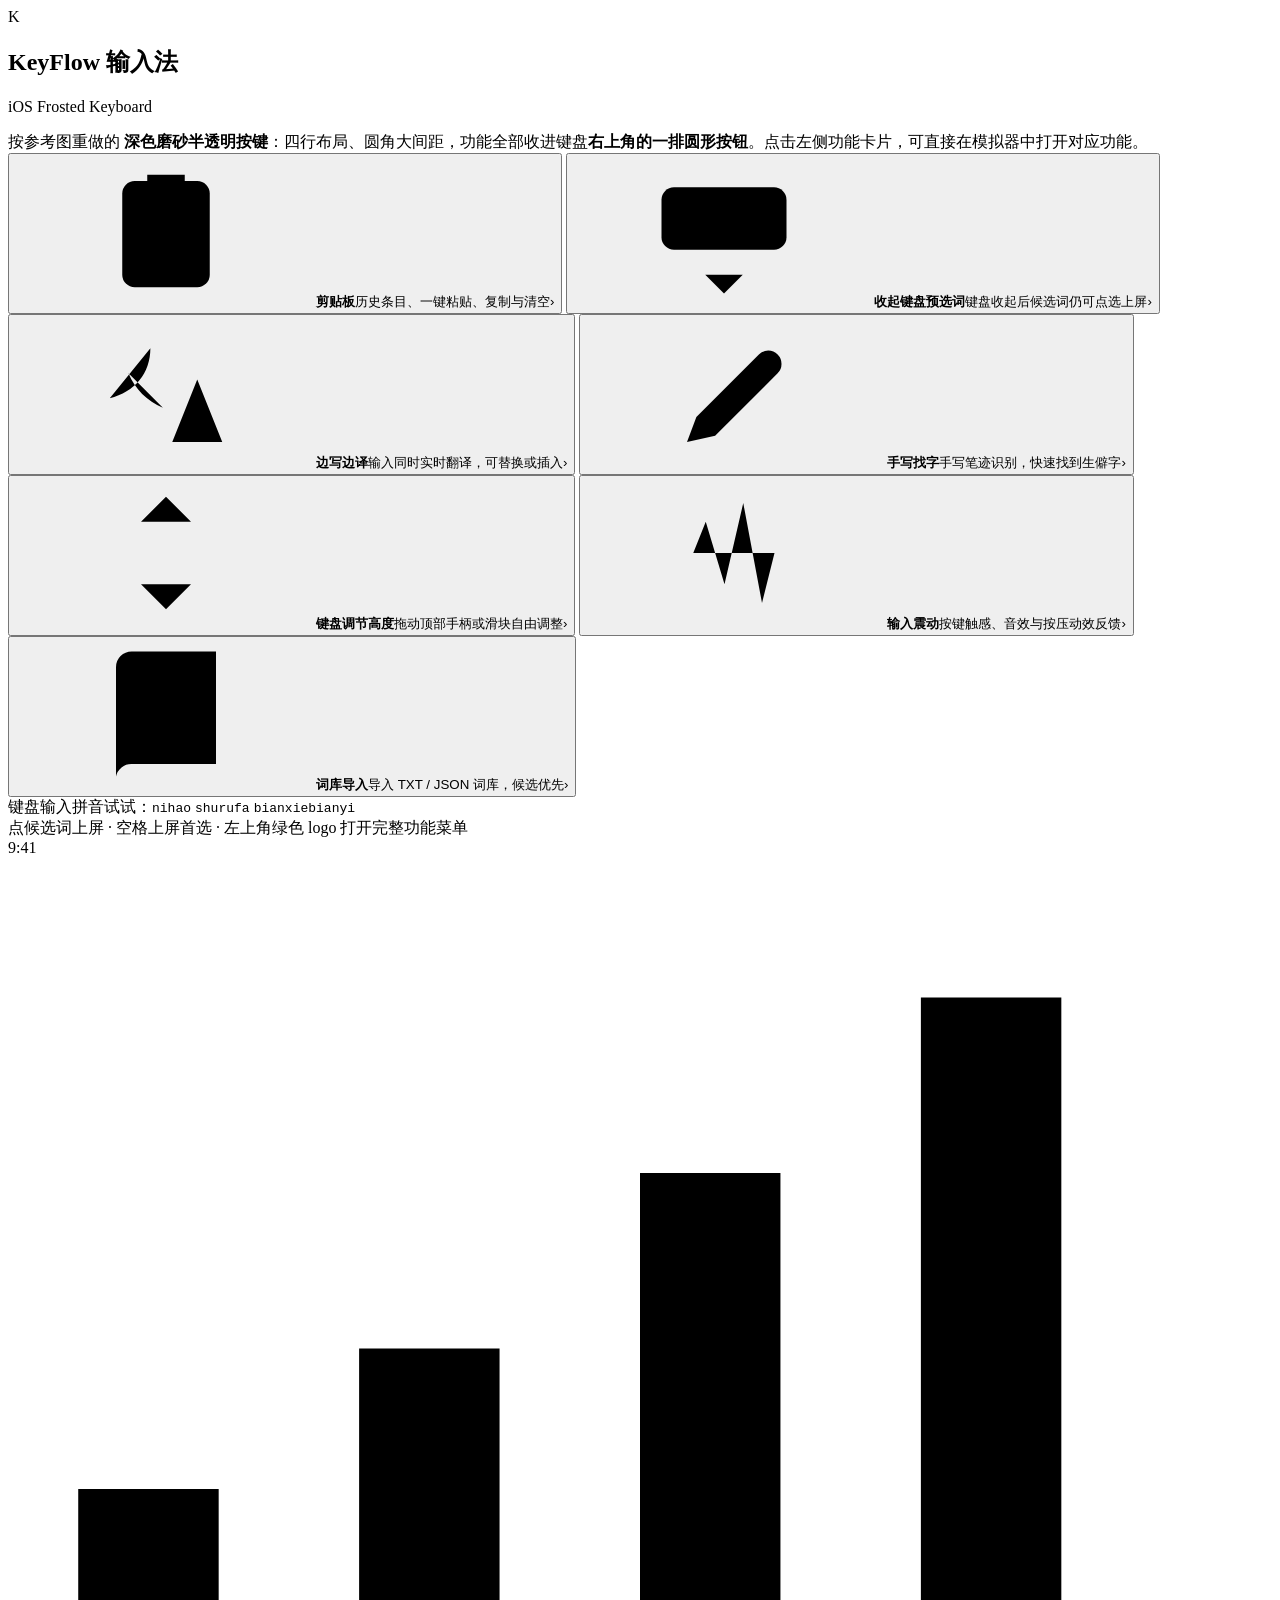
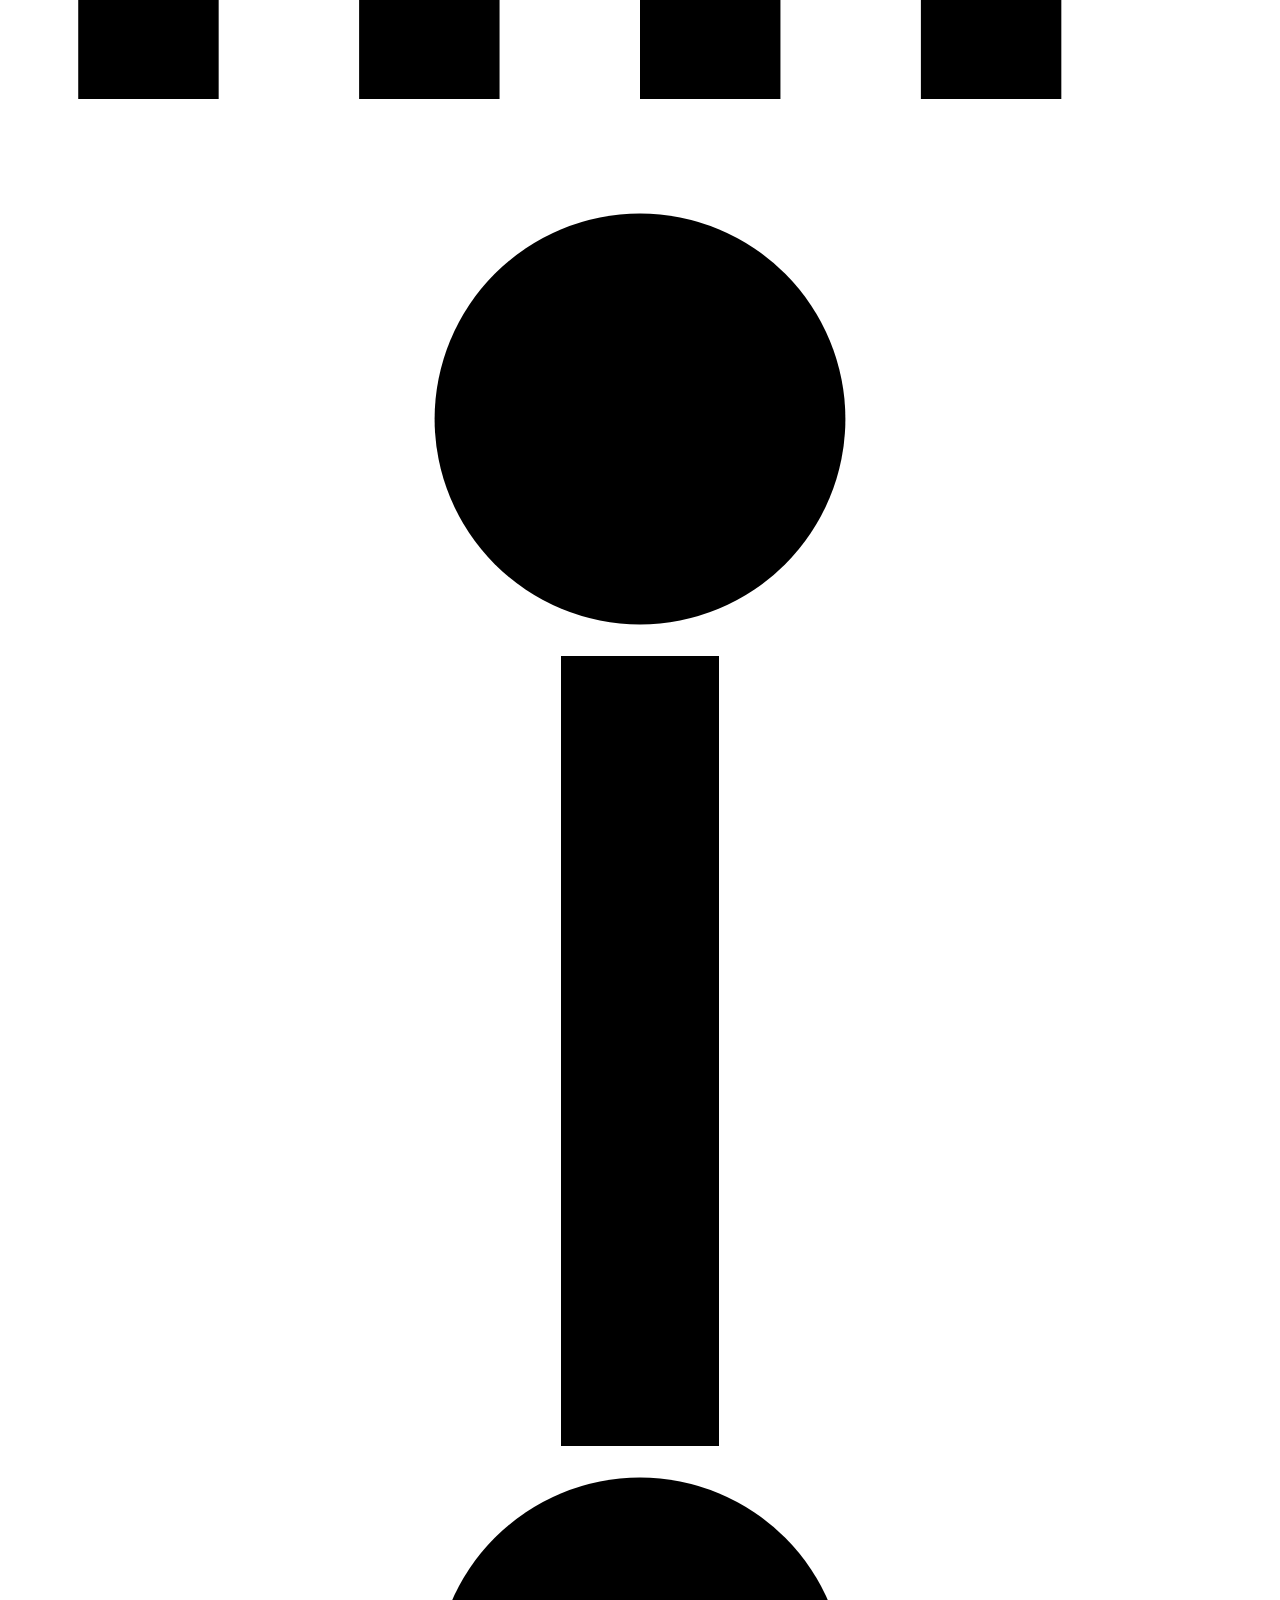
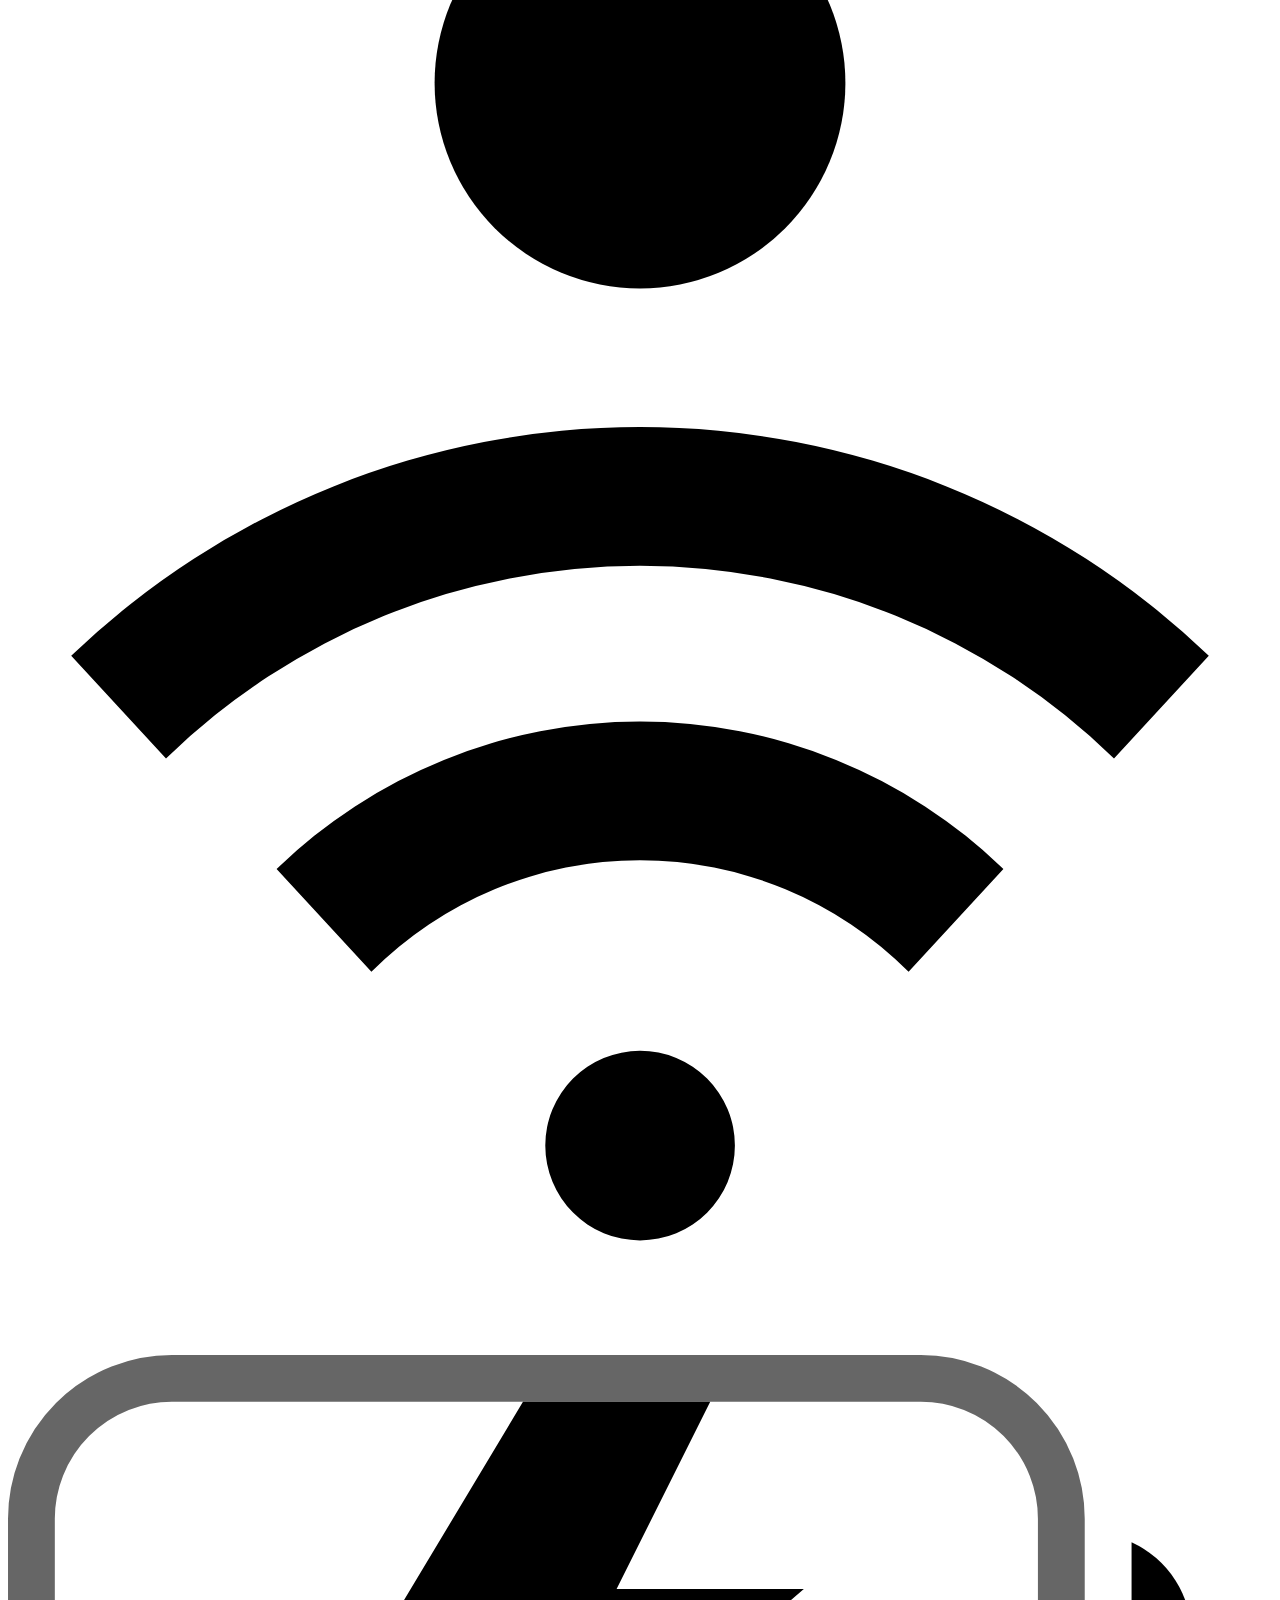
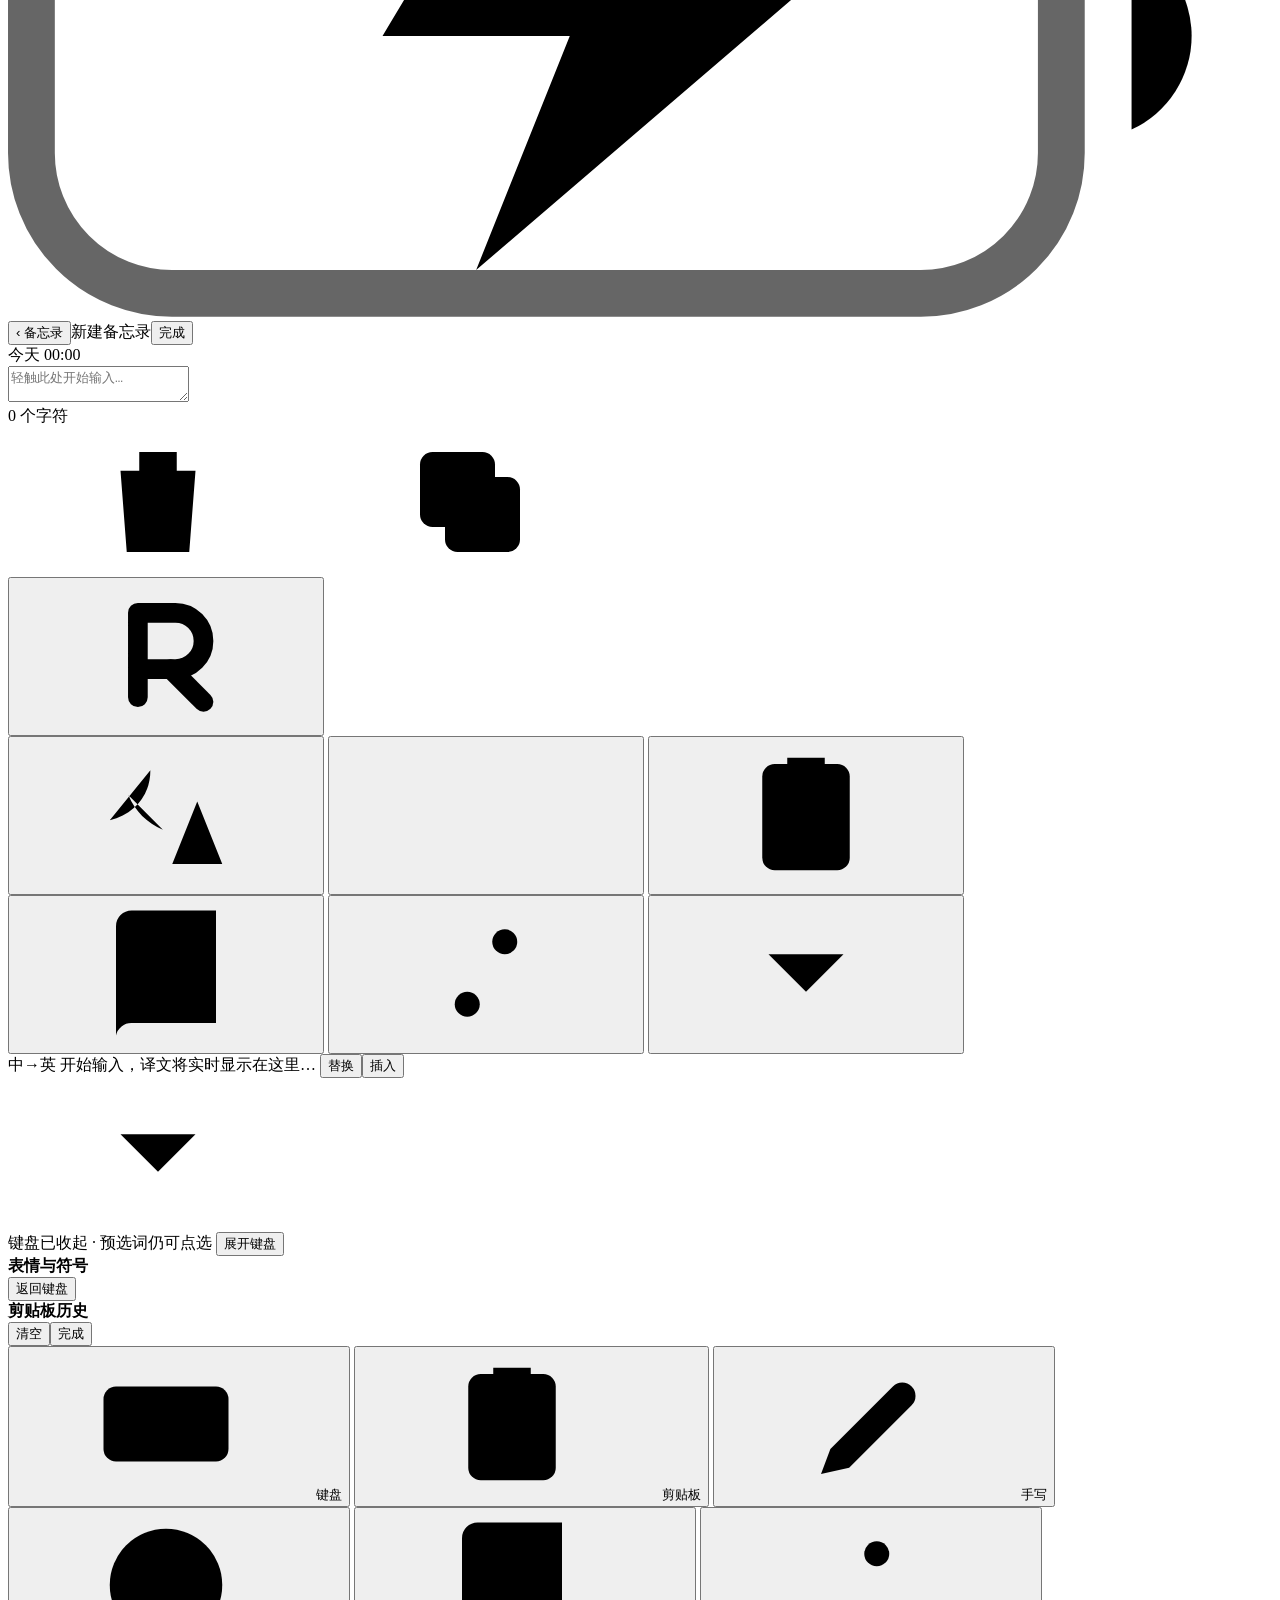
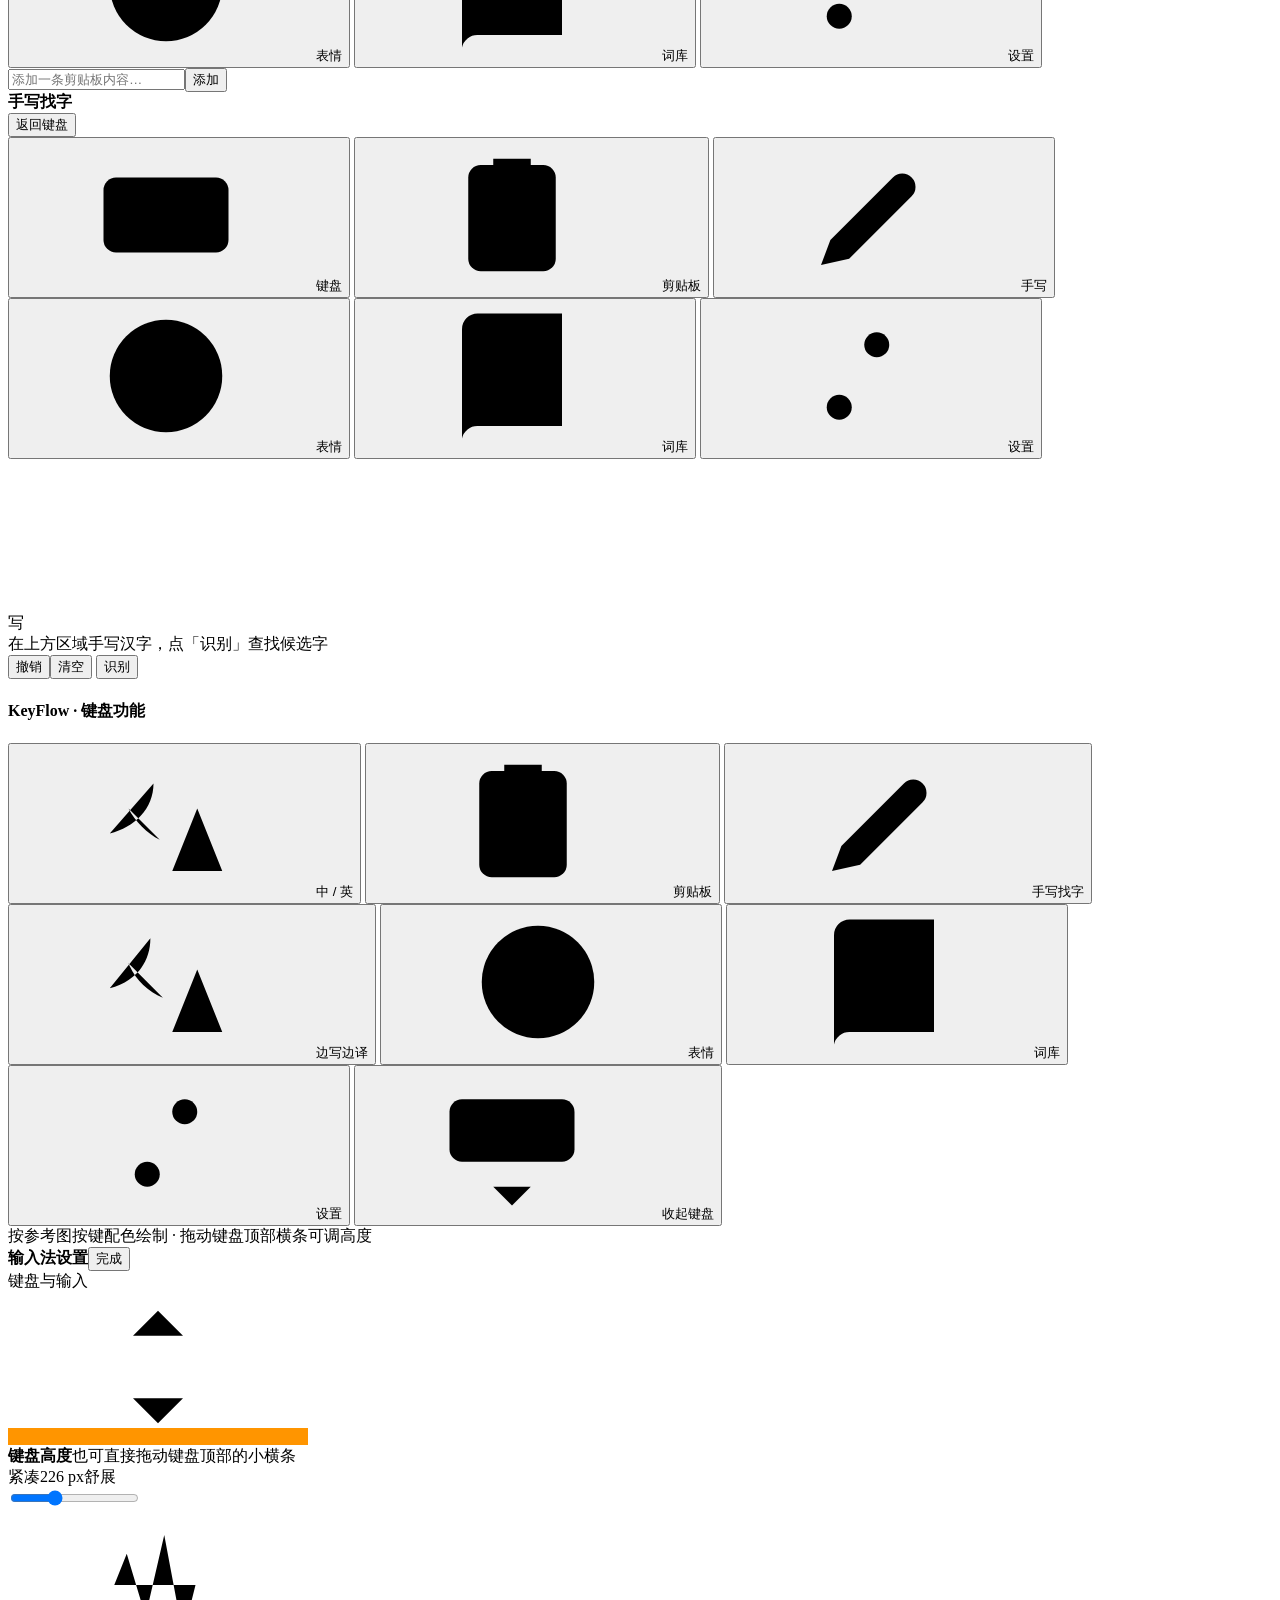
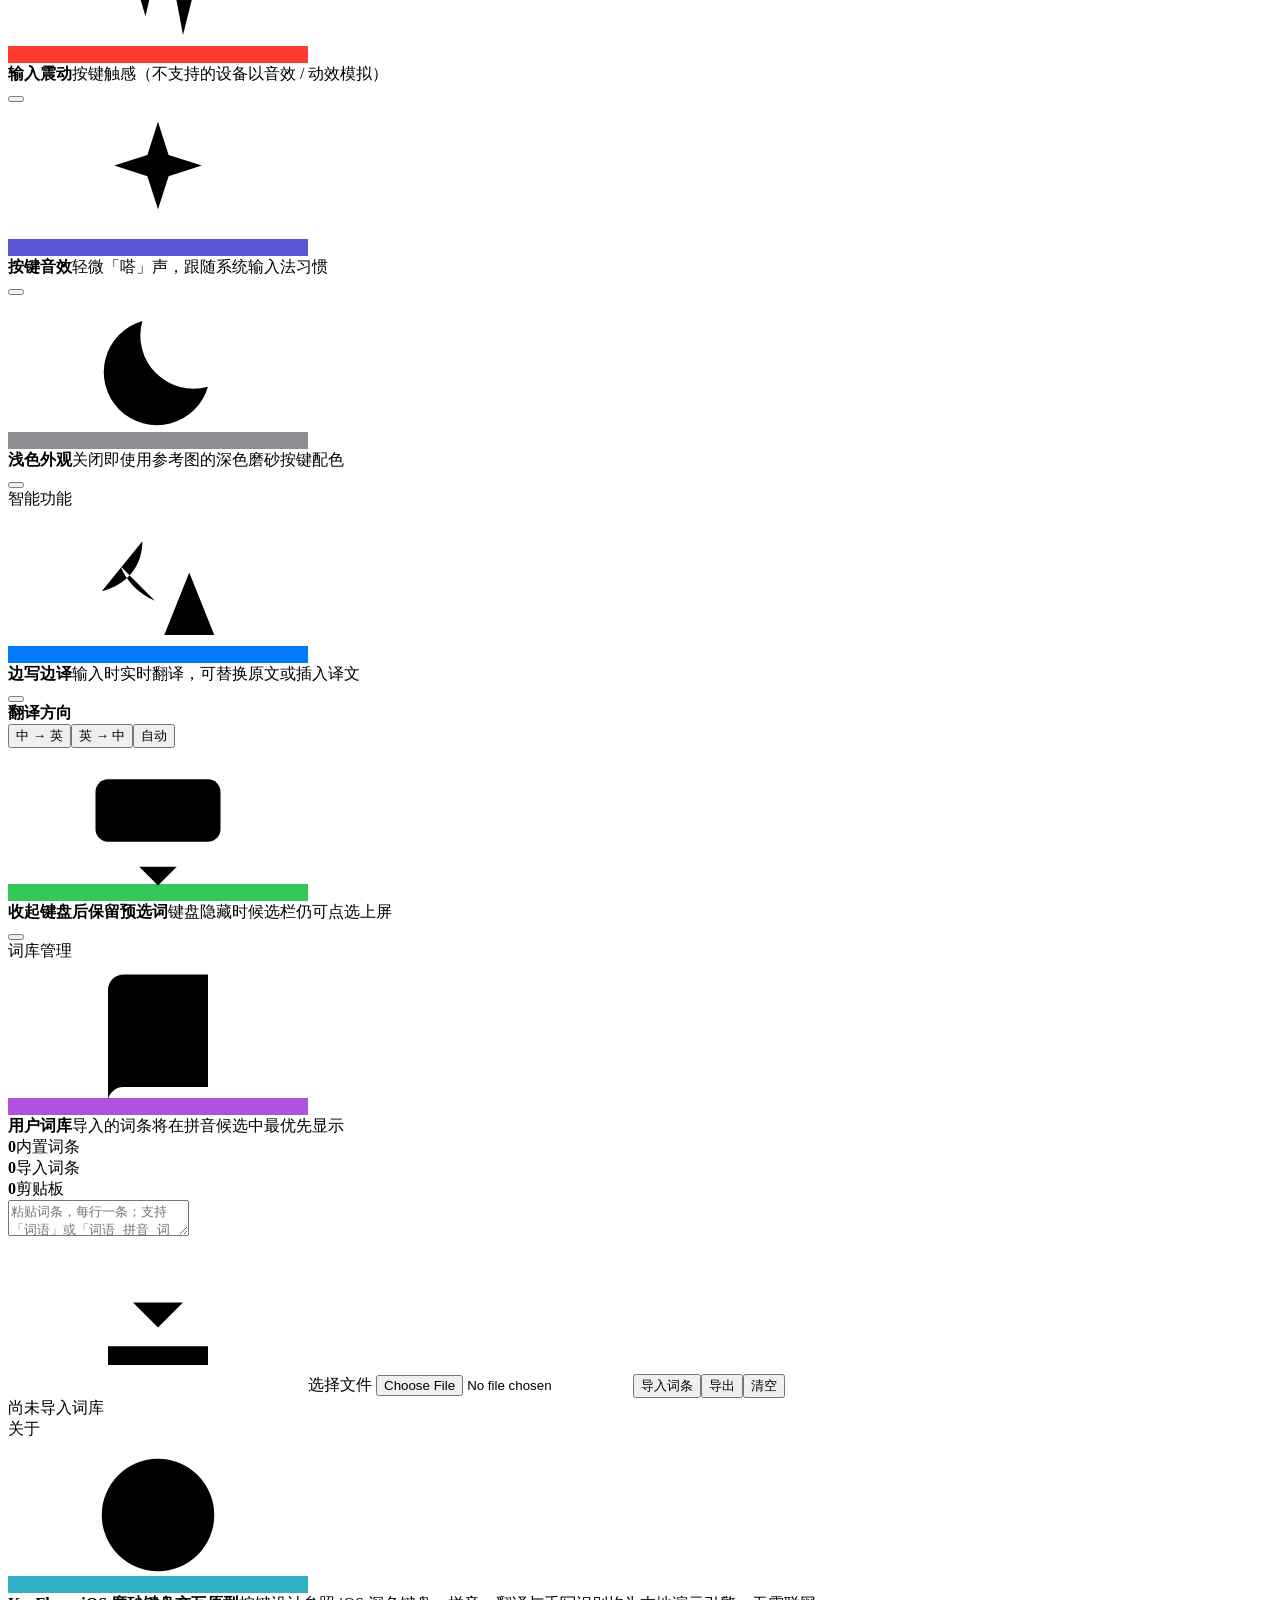
<file: src/template.html>
<!DOCTYPE html>
<html lang="zh-CN">
<head>
<meta charset="UTF-8">
<meta name="viewport" content="width=device-width, initial-scale=1.0, maximum-scale=1.0, user-scalable=no, viewport-fit=cover">
<title>KeyFlow · iOS 磨砂键盘输入法</title>
<!-- __STYLE__ -->
</head>
<body>

<svg width="0" height="0" style="position:absolute" aria-hidden="true"><defs>
  <symbol id="ic-clipboard" viewBox="0 0 24 24"><rect x="5" y="4" width="14" height="17" rx="2"/><path d="M9 4.5V3h6v1.5M9 9h6M9 13h6M9 17h4"/></symbol>
  <symbol id="ic-pen" viewBox="0 0 24 24"><path d="M4 20l4.5-1 10-10a2.1 2.1 0 0 0-3-3l-10 10L4 20z"/><path d="M14.5 6.5l3 3"/></symbol>
  <symbol id="ic-translate" viewBox="0 0 24 24"><path d="M3 5h9M7.5 3v2M9.5 5c0 4-2.5 7-6.5 8M6 9c1 2.5 3 4.5 5.5 5.5"/><path d="M13 20l4-10 4 10M14.4 17h5.2"/></symbol>
  <symbol id="ic-settings" viewBox="0 0 24 24"><path d="M4 7h9M17 7h3M4 17h3M11 17h9"/><circle cx="15" cy="7" r="2"/><circle cx="9" cy="17" r="2"/></symbol>
  <symbol id="ic-keyboard" viewBox="0 0 24 24"><rect x="2" y="6" width="20" height="12" rx="2"/><path d="M6 10h.01M10 10h.01M14 10h.01M18 10h.01M6 14h.01M18 14h.01M9 14h6"/></symbol>
  <symbol id="ic-keyboard-down" viewBox="0 0 24 24"><rect x="2" y="5" width="20" height="10" rx="2"/><path d="M6 9h.01M10 9h.01M14 9h.01M18 9h.01M8 12h8M12 17v4M9 19l3 3 3-3"/></symbol>
  <symbol id="ic-globe" viewBox="0 0 24 24"><circle cx="12" cy="12" r="9"/><path d="M3 12h18M12 3c2.5 2.6 3.8 5.6 3.8 9S14.5 18.4 12 21c-2.5-2.6-3.8-5.6-3.8-9S9.5 5.6 12 3z"/></symbol>
  <symbol id="ic-delete" viewBox="0 0 24 24"><path d="M9 5h11a1 1 0 0 1 1 1v12a1 1 0 0 1-1 1H9L2 12l7-7z"/><path d="M12 9l6 6M18 9l-6 6"/></symbol>
  <symbol id="ic-shift" viewBox="0 0 24 24"><path d="M12 3l8 8h-4v7H8v-7H4l8-8z"/></symbol>
  <symbol id="ic-emoji" viewBox="0 0 24 24"><circle cx="12" cy="12" r="9"/><path d="M8.5 14.5a4.5 4.5 0 0 0 7 0"/><path d="M9 9.5h.01M15 9.5h.01"/></symbol>
  <symbol id="ic-book" viewBox="0 0 24 24"><path d="M4 4.5A2.5 2.5 0 0 1 6.5 2H20v18H6.5A2.5 2.5 0 0 0 4 22V4.5z"/><path d="M4 17.5A2.5 2.5 0 0 1 6.5 15H20"/></symbol>
  <symbol id="ic-wave" viewBox="0 0 24 24"><path d="M3 12h2l2-5 3 10 3-13 3 16 2-8h3"/></symbol>
  <symbol id="ic-height" viewBox="0 0 24 24"><path d="M12 3v18M8 7l4-4 4 4M8 17l4 4 4-4"/><path d="M4 12h16"/></symbol>
  <symbol id="ic-import" viewBox="0 0 24 24"><path d="M12 3v11M8 10l4 4 4-4M4 17v3h16v-3"/></symbol>
  <symbol id="ic-trash" viewBox="0 0 24 24"><path d="M4 7h16M9 7V4h6v3M6 7l1 13h10l1-13M10 11v6M14 11v6"/></symbol>
  <symbol id="ic-copy" viewBox="0 0 24 24"><rect x="8" y="8" width="12" height="12" rx="2"/><path d="M16 8V6a2 2 0 0 0-2-2H6a2 2 0 0 0-2 2v8a2 2 0 0 0 2 2h2"/></symbol>
  <symbol id="ic-close" viewBox="0 0 24 24"><path d="M6 6l12 12M18 6L6 18"/></symbol>
  <symbol id="ic-moon" viewBox="0 0 24 24"><path d="M20 14.5A8.5 8.5 0 0 1 9.5 4a8.5 8.5 0 1 0 10.5 10.5z"/></symbol>
  <symbol id="ic-spark" viewBox="0 0 24 24"><path d="M12 3l1.7 5.3L19 10l-5.3 1.7L12 17l-1.7-5.3L5 10l5.3-1.7L12 3z"/></symbol>
  <symbol id="ic-return" viewBox="0 0 24 24"><path d="M20 5v7a4 4 0 0 1-4 4H5"/><path d="M9 12l-4 4 4 4"/></symbol>
  <symbol id="ic-chevron-down" viewBox="0 0 24 24"><path d="M6 9l6 6 6-6"/></symbol>
  <symbol id="ic-info" viewBox="0 0 24 24"><circle cx="12" cy="12" r="9"/><path d="M12 11v6M12 7.5h.01"/></symbol>
  <symbol id="ic-mic" viewBox="0 0 24 24"><rect x="9" y="2" width="6" height="12" rx="3"/><path d="M5 11a7 7 0 0 0 14 0M12 18v4M8 22h8"/></symbol>
  <symbol id="ic-lang" viewBox="0 0 24 24"><path d="M3 6h10M8 3v3M10 6c0 4-3 7-7 8M6 10c1 2 3 4 5 5"/><path d="M13 20l4-10 4 10M14.5 17h5"/></symbol>
  <symbol id="ic-chevron-up" viewBox="0 0 24 24"><path d="M6 15l6-6 6 6"/></symbol>
  <symbol id="ic-radiate" viewBox="0 0 24 24"><path d="M12 2v4M12 18v4M2 12h4M18 12h4M4.9 4.9l2.8 2.8M16.3 16.3l2.8 2.8M19.1 4.9l-2.8 2.8M7.7 16.3l-2.8 2.8"/></symbol>
  <symbol id="ic-kflogo" viewBox="0 0 32 32"><path d="M10 25V7h8a6 6 0 0 1 0 12h-6" fill="none" stroke="currentColor" stroke-width="4.2" stroke-linecap="round" stroke-linejoin="round"/><path d="M17 19l7 7" fill="none" stroke="currentColor" stroke-width="4.2" stroke-linecap="round"/></symbol>
</defs></svg>

<div class="page">
  <aside class="showcase">
    <div class="brand"><div class="brand-logo">K</div><div><h1>KeyFlow 输入法</h1><p>iOS Frosted Keyboard</p></div></div>
    <div class="tagline">按参考图重做的 <b>深色磨砂半透明按键</b>：四行布局、圆角大间距，功能全部收进键盘<b>右上角的一排圆形按钮</b>。点击左侧功能卡片，可直接在模拟器中打开对应功能。</div>
    <div class="feat-list" id="featList">
      <button class="feat" data-act="clipboard"><span class="feat-ic"><svg class="ic"><use href="#ic-clipboard"/></svg></span><span class="feat-tx"><strong>剪贴板</strong><span>历史条目、一键粘贴、复制与清空</span></span><span class="feat-arrow">›</span></button>
      <button class="feat" data-act="collapse"><span class="feat-ic"><svg class="ic"><use href="#ic-keyboard-down"/></svg></span><span class="feat-tx"><strong>收起键盘预选词</strong><span>键盘收起后候选词仍可点选上屏</span></span><span class="feat-arrow">›</span></button>
      <button class="feat" data-act="translate"><span class="feat-ic"><svg class="ic"><use href="#ic-translate"/></svg></span><span class="feat-tx"><strong>边写边译</strong><span>输入同时实时翻译，可替换或插入</span></span><span class="feat-arrow">›</span></button>
      <button class="feat" data-act="handwrite"><span class="feat-ic"><svg class="ic"><use href="#ic-pen"/></svg></span><span class="feat-tx"><strong>手写找字</strong><span>手写笔迹识别，快速找到生僻字</span></span><span class="feat-arrow">›</span></button>
      <button class="feat" data-act="height"><span class="feat-ic"><svg class="ic"><use href="#ic-height"/></svg></span><span class="feat-tx"><strong>键盘调节高度</strong><span>拖动顶部手柄或滑块自由调整</span></span><span class="feat-arrow">›</span></button>
      <button class="feat" data-act="haptic"><span class="feat-ic"><svg class="ic"><use href="#ic-wave"/></svg></span><span class="feat-tx"><strong>输入震动</strong><span>按键触感、音效与按压动效反馈</span></span><span class="feat-arrow">›</span></button>
      <button class="feat" data-act="wordbook"><span class="feat-ic"><svg class="ic"><use href="#ic-book"/></svg></span><span class="feat-tx"><strong>词库导入</strong><span>导入 TXT / JSON 词库，候选优先</span></span><span class="feat-arrow">›</span></button>
    </div>
    <div class="foot-hint">键盘输入拼音试试：<kbd>nihao</kbd> <kbd>shurufa</kbd> <kbd>bianxiebianyi</kbd><br>点候选词上屏 · 空格上屏首选 · 左上角绿色 logo 打开完整功能菜单</div>
  </aside>

  <div class="device-wrap" id="deviceWrap">
    <div class="device"><span class="side-btn"></span>
      <div class="screen" id="screen">
        <div class="wallpaper"></div>
        <div class="notch"></div>

        <div class="statusbar">
          <span class="status-time" id="clock">9:41</span>
          <span class="status-icons">
            <svg viewBox="0 0 18 12"><path d="M1 9h2v3H1zM5 7h2v5H5zM9 4.5h2v7.5H9zM13 2h2v10h-2z"/></svg>
            <svg viewBox="0 0 8 12"><circle cx="4" cy="2" r="1.3"/><circle cx="4" cy="10" r="1.3"/><path d="M4 3.5v5" stroke="currentColor" stroke-width="1" fill="none"/></svg>
            <svg viewBox="0 0 16 12"><path d="M8 10.6a1.2 1.2 0 1 0 0-2.4 1.2 1.2 0 0 0 0 2.4zM4.6 7.2a4.8 4.8 0 0 1 6.8 0l1.2-1.3a6.6 6.6 0 0 0-9.2 0zM2 4.5a8.6 8.6 0 0 1 12 0l1.2-1.3a10.4 10.4 0 0 0-14.4 0z"/></svg>
            <svg class="bat" viewBox="0 0 27 12"><path d="M11 1L8 6h4l-2 5 7-6h-4l2-4z"/><rect x=".5" y=".5" width="22" height="11" rx="3" fill="none" stroke="currentColor" opacity=".6"/><path d="M24 4v4a2.2 2.2 0 0 0 0-4z"/></svg>
          </span>
        </div>

        <div class="appview">
          <div class="navbar"><button class="nav-btn" id="navBack">‹ 备忘录</button><span class="nav-title">新建备忘录</span><button class="nav-btn" id="navDone">完成</button></div>
          <div class="doc-meta" id="docMeta">今天 00:00</div>
          <div class="editor-wrap"><textarea id="editor" spellcheck="false" placeholder="轻触此处开始输入…"></textarea></div>
          <div class="app-foot"><span id="charCount">0 个字符</span><span style="display:flex;align-items:center;gap:12px">
            <svg class="ic" id="footClear" title="清空文本"><use href="#ic-trash"/></svg>
            <svg class="ic" id="footCopy" title="复制全文"><use href="#ic-copy"/></svg></span></div>
        </div>

        <!-- ========== 输入法 ========== -->
        <div class="ime" id="ime">
          <div class="grip" id="grip" title="上下拖动调节键盘高度"><span class="grip-bar"></span></div>

          <!-- 顶部工具栏：左侧品牌 logo，右侧一排圆形功能按钮（参考图） -->
          <div class="kb-toolbar" id="kbToolbar">
            <button class="tb-logo" id="btnLogo" title="KeyFlow · 全部功能"><svg class="ic"><use href="#ic-kflogo"/></svg></button>
            <div class="tb-actions">
              <button class="tb-btn" id="tbTranslate" title="边写边译"><svg class="ic"><use href="#ic-translate"/></svg></button>
              <button class="tb-btn" id="tbHandwrite" title="手写找字"><svg class="ic"><use href="#ic-radiate"/></svg></button>
              <button class="tb-btn" id="tbClipboard" title="剪贴板"><svg class="ic"><use href="#ic-clipboard"/></svg></button>
              <button class="tb-btn" id="tbWordbook" title="词库导入"><svg class="ic"><use href="#ic-book"/></svg></button>
              <button class="tb-btn" id="tbSettings" title="键盘设置"><svg class="ic"><use href="#ic-settings"/></svg></button>
              <button class="tb-btn" id="tbCollapse" title="收起键盘"><svg class="ic"><use href="#ic-chevron-down"/></svg></button>
            </div>
          </div>

          <div class="translate-bar" id="translateBar">
            <span class="tr-badge" id="trBadge">中→英</span>
            <span class="tr-text" id="trText">开始输入，译文将实时显示在这里…</span>
            <span class="tr-acts"><button id="trReplace">替换</button><button id="trInsert">插入</button></span>
          </div>

          <div class="candidate-bar" id="candidateBar">
            <div class="pinyin-box" id="pinyinBox"></div>
            <div class="cand-scroll" id="candScroll"></div>
            <div class="cand-collapse" id="btnCollapse" title="收起键盘（保留预选词）"><svg class="ic"><use href="#ic-chevron-down"/></svg></div>
          </div>

          <div class="collapse-tip">键盘已收起 · 预选词仍可点选 <button id="btnExpand">展开键盘</button></div>

          <div class="keyboard-body" id="keyboardBody">
            <div class="kview show" id="viewKeys"></div>
            <div class="kview" id="viewEmoji">
              <div class="panel panel-inline show">
                <div class="panel-head"><strong>表情与符号</strong><div class="acts"><button data-view="keys">返回键盘</button></div></div>
                <div class="panel-body"><div class="emoji-grid" id="emojiGrid"></div></div>
              </div>
            </div>
          </div>

          <div class="panel" id="panelClipboard">
            <div class="panel-head"><strong>剪贴板历史</strong><div class="acts"><button id="clipClear">清空</button><button data-view="keys">完成</button></div></div>
            <div class="panel-tabs">
              <button data-view="keys"><svg class="ic"><use href="#ic-keyboard"/></svg>键盘</button>
              <button data-view="clipboard"><svg class="ic"><use href="#ic-clipboard"/></svg>剪贴板</button>
              <button data-view="handwrite"><svg class="ic"><use href="#ic-pen"/></svg>手写</button>
              <button data-view="emoji"><svg class="ic"><use href="#ic-emoji"/></svg>表情</button>
              <button data-open="wordbook"><svg class="ic"><use href="#ic-book"/></svg>词库</button>
              <button data-open="settings"><svg class="ic"><use href="#ic-settings"/></svg>设置</button>
            </div>
            <div class="panel-body">
              <div class="clip-add"><input id="clipInput" placeholder="添加一条剪贴板内容…"><button id="clipAdd">添加</button></div>
              <div id="clipList"></div>
            </div>
          </div>

          <div class="panel" id="panelHandwrite">
            <div class="panel-head"><strong>手写找字</strong><div class="acts"><button data-view="keys">返回键盘</button></div></div>
            <div class="panel-tabs">
              <button data-view="keys"><svg class="ic"><use href="#ic-keyboard"/></svg>键盘</button>
              <button data-view="clipboard"><svg class="ic"><use href="#ic-clipboard"/></svg>剪贴板</button>
              <button data-view="handwrite"><svg class="ic"><use href="#ic-pen"/></svg>手写</button>
              <button data-view="emoji"><svg class="ic"><use href="#ic-emoji"/></svg>表情</button>
              <button data-open="wordbook"><svg class="ic"><use href="#ic-book"/></svg>词库</button>
              <button data-open="settings"><svg class="ic"><use href="#ic-settings"/></svg>设置</button>
            </div>
            <div class="hw-wrap">
              <div class="hw-canvas-box"><canvas id="hwCanvas"></canvas><div class="hw-placeholder" id="hwPlaceholder">写</div></div>
              <div class="hw-result" id="hwResult"></div>
              <div class="hw-hint" id="hwHint">在上方区域手写汉字，点「识别」查找候选字</div>
              <div class="hw-tools">
                <button class="hw-btn" id="hwUndo">撤销</button><button class="hw-btn" id="hwClear">清空</button>
                <button class="hw-btn primary" id="hwRecognize">识别</button>
              </div>
            </div>
          </div>

          <div class="home-bar"><i></i></div>
        </div>

        <!-- 功能菜单 -->
        <div class="func-mask" id="funcMask"></div>
        <div class="func-menu" id="funcMenu">
          <h4>KeyFlow · 键盘功能</h4>
          <div class="func-grid">
            <button class="func-item" id="fmLang"><svg class="ic"><use href="#ic-lang"/></svg><span>中 / 英</span></button>
            <button class="func-item" data-view="clipboard"><svg class="ic"><use href="#ic-clipboard"/></svg><span>剪贴板</span></button>
            <button class="func-item" data-view="handwrite"><svg class="ic"><use href="#ic-pen"/></svg><span>手写找字</span></button>
            <button class="func-item" id="fmTranslate"><svg class="ic"><use href="#ic-translate"/></svg><span>边写边译</span></button>
            <button class="func-item" data-view="emoji"><svg class="ic"><use href="#ic-emoji"/></svg><span>表情</span></button>
            <button class="func-item" data-open="wordbook"><svg class="ic"><use href="#ic-book"/></svg><span>词库</span></button>
            <button class="func-item" data-open="settings"><svg class="ic"><use href="#ic-settings"/></svg><span>设置</span></button>
            <button class="func-item" id="fmCollapse"><svg class="ic"><use href="#ic-keyboard-down"/></svg><span>收起键盘</span></button>
          </div>
          <div class="func-hint">按参考图按键配色绘制 · 拖动键盘顶部横条可调高度</div>
        </div>

        <!-- 设置面板 -->
        <div class="sheet-mask" id="sheetMask"></div>
        <div class="sheet" id="sheet">
          <div class="sheet-head"><strong>输入法设置</strong><button id="sheetDone">完成</button></div>
          <div class="sheet-scroll">
            <div class="group-title">键盘与输入</div>
            <div class="group">
              <div class="row"><span class="row-ic" style="background:#ff9500"><svg class="ic"><use href="#ic-height"/></svg></span>
                <div class="row-main"><strong>键盘高度</strong><span>也可直接拖动键盘顶部的小横条</span></div></div>
              <div class="range-row"><div class="range-label"><span>紧凑</span><span id="heightVal">226 px</span><span>舒展</span></div>
                <input type="range" id="heightRange" min="180" max="320" step="2" value="226"></div>
              <div class="row"><span class="row-ic" style="background:#ff3b30"><svg class="ic"><use href="#ic-wave"/></svg></span>
                <div class="row-main"><strong>输入震动</strong><span>按键触感（不支持的设备以音效 / 动效模拟）</span></div>
                <button class="switch" id="swHaptic"><i></i></button></div>
              <div class="row"><span class="row-ic" style="background:#5856d6"><svg class="ic"><use href="#ic-spark"/></svg></span>
                <div class="row-main"><strong>按键音效</strong><span>轻微「嗒」声，跟随系统输入法习惯</span></div>
                <button class="switch" id="swSound"><i></i></button></div>
              <div class="row"><span class="row-ic" style="background:#8e8e93"><svg class="ic"><use href="#ic-moon"/></svg></span>
                <div class="row-main"><strong>浅色外观</strong><span>关闭即使用参考图的深色磨砂按键配色</span></div>
                <button class="switch" id="swLight"><i></i></button></div>
            </div>

            <div class="group-title">智能功能</div>
            <div class="group">
              <div class="row"><span class="row-ic" style="background:#007aff"><svg class="ic"><use href="#ic-translate"/></svg></span>
                <div class="row-main"><strong>边写边译</strong><span>输入时实时翻译，可替换原文或插入译文</span></div>
                <button class="switch" id="swTranslate"><i></i></button></div>
              <div class="row"><div class="row-main"><strong>翻译方向</strong></div>
                <div class="seg" id="segDirection" style="width:190px">
                  <button class="on" data-dir="zh2en">中 → 英</button><button data-dir="en2zh">英 → 中</button><button data-dir="auto">自动</button></div></div>
              <div class="row"><span class="row-ic" style="background:#34c759"><svg class="ic"><use href="#ic-keyboard-down"/></svg></span>
                <div class="row-main"><strong>收起键盘后保留预选词</strong><span>键盘隐藏时候选栏仍可点选上屏</span></div>
                <button class="switch on" id="swCollapseCand"><i></i></button></div>
            </div>

            <div class="group-title">词库管理</div>
            <div class="group">
              <div class="row"><span class="row-ic" style="background:#af52de"><svg class="ic"><use href="#ic-book"/></svg></span>
                <div class="row-main"><strong>用户词库</strong><span>导入的词条将在拼音候选中最优先显示</span></div></div>
              <div class="stat-grid">
                <div class="stat"><b id="statBuiltin">0</b><span>内置词条</span></div>
                <div class="stat"><b id="statUser">0</b><span>导入词条</span></div>
                <div class="stat"><b id="statClip">0</b><span>剪贴板</span></div>
              </div>
              <div class="row" style="display:block">
                <textarea class="wb-area" id="wbArea" placeholder="粘贴词条，每行一条；支持「词语」或「词语 拼音 词频」格式，例如：&#10;边写边译 bianxiebianyi 99&#10;手写找字 shouxiezhaozi 88"></textarea>
                <div class="wb-btns">
                  <label class="file-label" for="wbFile"><svg class="ic"><use href="#ic-import"/></svg>选择文件</label>
                  <input type="file" id="wbFile" accept=".txt,.json,.csv">
                  <button id="wbImport">导入词条</button><button class="ghost" id="wbExport">导出</button><button class="ghost" id="wbClear">清空</button>
                </div>
                <div class="wb-preview" id="wbPreview">尚未导入词库</div>
              </div>
            </div>

            <div class="group-title">关于</div>
            <div class="group">
              <div class="row"><span class="row-ic" style="background:#30b0c7"><svg class="ic"><use href="#ic-info"/></svg></span>
                <div class="row-main"><strong>KeyFlow · iOS 磨砂键盘交互原型</strong><span>按键设计参照 iOS 深色键盘；拼音、翻译与手写识别均为本地演示引擎，无需联网。</span></div></div>
            </div>
          </div>
        </div>

        <div class="toast" id="toast"></div>
      </div>
    </div>
  </div>
</div>

<!-- __SCRIPT__ -->
</body>
</html>
</file>
